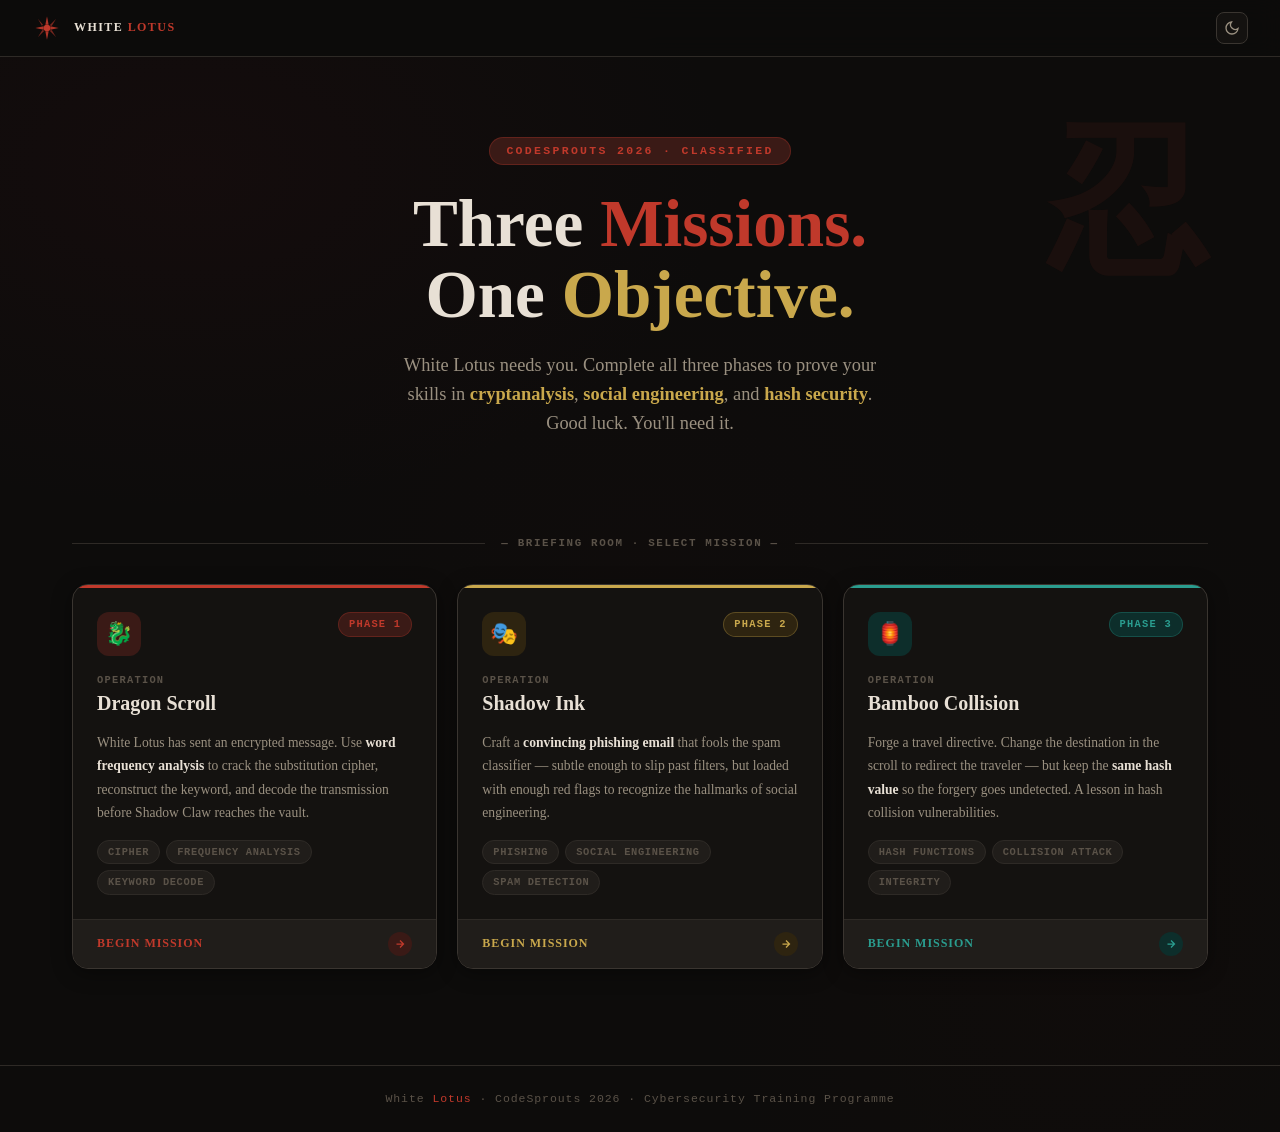
<file: index.html>
<!DOCTYPE html>
<html lang="en" data-theme="dark">
<head>
  <meta charset="UTF-8" />
  <meta name="viewport" content="width=device-width, initial-scale=1.0" />
  <title>White Lotus — Cybersecurity Challenges</title>
  <link href="https://api.fontshare.com/v2/css?f[]=cabinet-grotesk@400,500,700,800,900&f[]=jet-brains-mono@400,700&display=swap" rel="stylesheet" />
  <style>
    :root, [data-theme="dark"] {
      --color-bg:               #0d0c0b;
      --color-surface:          #141210;
      --color-surface-2:        #1a1714;
      --color-surface-offset:   #201d1a;
      --color-surface-dynamic:  #2a2622;
      --color-divider:          #2e2a26;
      --color-border:           #3a3530;
      --color-text:             #e8e0d5;
      --color-text-muted:       #9a9080;
      --color-text-faint:       #5a5248;
      --color-primary:          #c0392b;
      --color-primary-hover:    #e74c3c;
      --color-primary-highlight:#3a1a16;
      --color-gold:             #c9a84c;
      --color-gold-highlight:   #2e2410;
      --color-teal:             #2a9d8f;
      --color-teal-highlight:   #0d2e2b;
      --color-success:          #4a8c3f;

      --font-display:'Cabinet Grotesk','Georgia',serif;
      --font-mono:'JetBrains Mono','Courier New',monospace;
      --transition:180ms cubic-bezier(0.16,1,0.3,1);
    }

    [data-theme="light"] {
      --color-bg:#f5f0e8;
      --color-surface:#f9f5ed;
      --color-surface-2:#fdf9f3;
      --color-surface-offset:#ede8dc;
      --color-surface-dynamic:#e4ddd0;
      --color-divider:#d8d0c0;
      --color-border:#ccc4b0;
      --color-text:#1a1510;
      --color-text-muted:#6a6050;
      --color-text-faint:#a09080;
      --color-primary:#a02820;
      --color-primary-hover:#c0392b;
      --color-primary-highlight:#f0dcd8;
      --color-gold:#8a6820;
      --color-gold-highlight:#f5ead0;
      --color-teal:#1a7a6e;
      --color-teal-highlight:#d4f0ec;
    }

    *,*::before,*::after{box-sizing:border-box;margin:0;padding:0;}
    html{scroll-behavior:smooth;-webkit-font-smoothing:antialiased;}

    body {
      min-height:100dvh;
      font-family:var(--font-display);
      color:var(--color-text);
      background-color:var(--color-bg);
      line-height:1.6;
      background-image:
        radial-gradient(ellipse 70% 50% at 15% 15%, oklch(0.25 0.08 15/.14) 0%, transparent 60%),
        radial-gradient(ellipse 50% 70% at 85% 85%, oklch(0.2 0.05 30/.1) 0%, transparent 60%),
        radial-gradient(ellipse 40% 40% at 50% 50%, oklch(0.22 0.06 20/.06) 0%, transparent 70%);
    }

    img,svg{display:block;max-width:100%;}
    button{cursor:pointer;font-family:inherit;background:none;border:none;}
    :focus-visible{outline:2px solid var(--color-primary);outline-offset:3px;}
    ::-webkit-scrollbar{width:5px;}
    ::-webkit-scrollbar-track{background:var(--color-surface);}
    ::-webkit-scrollbar-thumb{background:var(--color-border);border-radius:9999px;}

    /* HEADER */
    .site-header {
      position:sticky;top:0;z-index:100;
      display:flex;align-items:center;justify-content:space-between;
      padding:0.75rem 2rem;
      background:oklch(from var(--color-bg) l c h/.92);
      backdrop-filter:blur(12px);
      border-bottom:1px solid var(--color-divider);
    }
    .logo{display:flex;align-items:center;gap:0.75rem;text-decoration:none;color:var(--color-text);}
    .logo-mark{width:30px;height:30px;color:var(--color-primary);flex-shrink:0;}
    .logo-text{font-size:0.75rem;font-weight:800;letter-spacing:0.12em;text-transform:uppercase;}
    .logo-text span{color:var(--color-primary);}
    .theme-toggle{
      width:32px;height:32px;display:flex;align-items:center;justify-content:center;
      border-radius:0.5rem;color:var(--color-text-muted);
      border:1px solid var(--color-border);background:var(--color-surface);
      transition:color var(--transition),background var(--transition);
    }
    .theme-toggle:hover{color:var(--color-text);background:var(--color-surface-offset);}

    /* HERO */
    .hero {
      max-width:1200px;margin:0 auto;
      padding:5rem 2rem 3rem;
      display:flex;flex-direction:column;align-items:center;
      text-align:center;
      position:relative;
    }

    .hero-eyebrow {
      font-family:var(--font-mono);
      font-size:0.72rem;font-weight:700;letter-spacing:0.2em;text-transform:uppercase;
      color:var(--color-primary);
      border:1px solid oklch(from var(--color-primary) l c h/.3);
      background:var(--color-primary-highlight);
      padding:4px 16px;border-radius:9999px;
      margin-bottom:1.5rem;
      animation:fade-up 0.6s ease both;
    }

    .hero-title {
      font-size:clamp(2.5rem, 4vw + 1rem, 5rem);
      font-weight:900;
      line-height:1.05;
      color:var(--color-text);
      margin-bottom:1.25rem;
      animation:fade-up 0.6s 0.1s ease both;
    }
    .hero-title .accent { color:var(--color-primary); }
    .hero-title .gold   { color:var(--color-gold); }

    .hero-desc {
      font-size:clamp(0.95rem, 1.5vw, 1.15rem);
      color:var(--color-text-muted);
      max-width:54ch;
      margin-bottom:3rem;
      animation:fade-up 0.6s 0.2s ease both;
    }
    .hero-desc strong{color:var(--color-gold);}

    /* Big decorative kanji */
    .hero-kanji {
      position:absolute;
      right:2rem;top:4rem;
      font-size:10rem;font-weight:900;
      color:oklch(from var(--color-primary) l c h/.08);
      pointer-events:none;user-select:none;
      line-height:1;
    }

    /* DIVIDER */
    .section-divider {
      max-width:1200px;margin:0 auto;
      padding:0 2rem;
      display:flex;align-items:center;gap:1rem;
      margin-bottom:2rem;
    }
    .section-divider::before,.section-divider::after{
      content:'';flex:1;height:1px;background:var(--color-divider);
    }
    .divider-label{
      font-family:var(--font-mono);
      font-size:0.68rem;font-weight:700;letter-spacing:0.15em;text-transform:uppercase;
      color:var(--color-text-faint);white-space:nowrap;
    }

    /* CHALLENGE CARDS */
    .challenges {
      max-width:1200px;margin:0 auto;
      padding:0 2rem 6rem;
      display:grid;
      grid-template-columns:repeat(3,1fr);
      gap:1.25rem;
    }

    .card {
      background:var(--color-surface);
      border:1px solid var(--color-border);
      border-radius:1rem;
      overflow:hidden;
      display:flex;flex-direction:column;
      box-shadow:0 4px 20px oklch(0 0 0/.4);
      text-decoration:none;color:inherit;
      transition:transform var(--transition), box-shadow var(--transition), border-color var(--transition);
      animation:fade-up 0.5s ease both;
      position:relative;
    }
    .card:nth-child(1){animation-delay:0.25s;}
    .card:nth-child(2){animation-delay:0.35s;}
    .card:nth-child(3){animation-delay:0.45s;}

    .card:hover {
      transform:translateY(-3px);
      box-shadow:0 12px 40px oklch(0 0 0/.55);
    }
    .card-1:hover{border-color:oklch(from var(--color-primary) l c h/.5);}
    .card-2:hover{border-color:oklch(from var(--color-gold) l c h/.5);}
    .card-3:hover{border-color:oklch(from var(--color-teal) l c h/.5);}

    /* Card top accent bar */
    .card-accent {
      height:3px;width:100%;
    }
    .card-1 .card-accent{background:var(--color-primary);}
    .card-2 .card-accent{background:var(--color-gold);}
    .card-3 .card-accent{background:var(--color-teal);}

    .card-inner{
      padding:1.5rem;
      flex:1;display:flex;flex-direction:column;gap:1rem;
    }

    .card-header{display:flex;align-items:flex-start;justify-content:space-between;gap:0.75rem;}

    .card-phase {
      font-family:var(--font-mono);
      font-size:0.65rem;font-weight:700;letter-spacing:0.12em;text-transform:uppercase;
      padding:3px 10px;border-radius:9999px;
      flex-shrink:0;
    }
    .card-1 .card-phase{background:var(--color-primary-highlight);color:var(--color-primary);border:1px solid oklch(from var(--color-primary) l c h/.3);}
    .card-2 .card-phase{background:var(--color-gold-highlight);color:var(--color-gold);border:1px solid oklch(from var(--color-gold) l c h/.3);}
    .card-3 .card-phase{background:var(--color-teal-highlight);color:var(--color-teal);border:1px solid oklch(from var(--color-teal) l c h/.3);}

    .card-icon-wrap {
      width:44px;height:44px;border-radius:0.75rem;
      display:flex;align-items:center;justify-content:center;
      font-size:1.4rem;flex-shrink:0;
    }
    .card-1 .card-icon-wrap{background:var(--color-primary-highlight);}
    .card-2 .card-icon-wrap{background:var(--color-gold-highlight);}
    .card-3 .card-icon-wrap{background:var(--color-teal-highlight);}

    .card-op-label {
      font-family:var(--font-mono);
      font-size:0.65rem;font-weight:700;letter-spacing:0.12em;text-transform:uppercase;
      color:var(--color-text-faint);
      margin-bottom:0.15rem;
    }
    .card-title {
      font-size:1.25rem;font-weight:900;
      color:var(--color-text);
      line-height:1.2;
    }
    .card-desc{
      font-size:0.85rem;color:var(--color-text-muted);
      line-height:1.7;flex:1;
    }
    .card-desc strong{color:var(--color-text);}

    /* Tags */
    .card-tags{display:flex;flex-wrap:wrap;gap:6px;margin-top:auto;}
    .tag{
      font-family:var(--font-mono);
      font-size:0.65rem;font-weight:700;letter-spacing:0.06em;text-transform:uppercase;
      padding:3px 10px;
      border-radius:9999px;
      background:var(--color-surface-offset);
      border:1px solid var(--color-divider);
      color:var(--color-text-faint);
    }

    /* CTA row at bottom of card */
    .card-cta {
      display:flex;align-items:center;justify-content:space-between;
      padding:0.75rem 1.5rem;
      background:var(--color-surface-offset);
      border-top:1px solid var(--color-divider);
      font-size:0.75rem;font-weight:700;letter-spacing:0.08em;text-transform:uppercase;
      transition:background var(--transition);
    }
    .card-1 .card-cta{color:var(--color-primary);}
    .card-2 .card-cta{color:var(--color-gold);}
    .card-3 .card-cta{color:var(--color-teal);}
    .card:hover .card-cta{background:var(--color-surface-dynamic);}

    .cta-arrow{
      width:24px;height:24px;border-radius:50%;
      display:flex;align-items:center;justify-content:center;
      transition:transform var(--transition);
    }
    .card-1 .cta-arrow{background:var(--color-primary-highlight);}
    .card-2 .cta-arrow{background:var(--color-gold-highlight);}
    .card-3 .cta-arrow{background:var(--color-teal-highlight);}
    .card:hover .cta-arrow{transform:translateX(3px);}

    /* FOOTER */
    .site-footer{
      border-top:1px solid var(--color-divider);
      padding:1.5rem 2rem;
      text-align:center;
      font-size:0.72rem;
      color:var(--color-text-faint);
      font-family:var(--font-mono);
      letter-spacing:0.08em;
    }
    .site-footer span{color:var(--color-primary);}

    /* ANIMATIONS */
    @keyframes fade-up {
      from{opacity:0;transform:translateY(18px);}
      to{opacity:1;transform:translateY(0);}
    }

    /* RESPONSIVE */
    @media(max-width:900px){
      .challenges{grid-template-columns:1fr;}
      .hero-kanji{display:none;}
      .hero{padding:3rem 1.5rem 2rem;}
      .challenges{padding:0 1.5rem 4rem;}
      .section-divider{padding:0 1.5rem;}
      .site-header{padding:0.75rem 1.5rem;}
    }
    @media(min-width:901px) and (max-width:1100px){
      .challenges{grid-template-columns:1fr 1fr;}
    }
  </style>
</head>
<body>

  <header class="site-header">
    <a href="#" class="logo">
      <svg class="logo-mark" viewBox="0 0 36 36" fill="none">
        <circle cx="18" cy="18" r="4" fill="currentColor"/>
        <path d="M18 4 L20 14 L18 14 L16 14 Z" fill="currentColor" opacity="0.9"/>
        <path d="M32 18 L22 20 L22 18 L22 16 Z" fill="currentColor" opacity="0.9"/>
        <path d="M18 32 L16 22 L18 22 L20 22 Z" fill="currentColor" opacity="0.9"/>
        <path d="M4 18 L14 16 L14 18 L14 20 Z" fill="currentColor" opacity="0.9"/>
        <path d="M7 7 L14.5 15.5 L13.1 14.1 L11.8 15.4 Z" fill="currentColor" opacity="0.6"/>
        <path d="M29 7 L21.5 14.5 L22.9 15.9 L24.2 14.6 Z" fill="currentColor" opacity="0.6"/>
        <path d="M29 29 L21.5 21.5 L22.9 20.1 L24.2 21.4 Z" fill="currentColor" opacity="0.6"/>
        <path d="M7 29 L14.5 21.5 L13.1 20.1 L11.8 21.4 Z" fill="currentColor" opacity="0.6"/>
      </svg>
      <span class="logo-text">White <span>Lotus</span></span>
    </a>
    <button class="theme-toggle" data-theme-toggle aria-label="Switch theme">
      <svg width="16" height="16" viewBox="0 0 24 24" fill="none" stroke="currentColor" stroke-width="2">
        <path d="M21 12.79A9 9 0 1 1 11.21 3 7 7 0 0 0 21 12.79z"/>
      </svg>
    </button>
  </header>

  <main>
    <section class="hero">
      <div class="hero-kanji" aria-hidden="true">忍</div>
      <div class="hero-eyebrow">CodeSprouts 2026 · Classified</div>
      <h1 class="hero-title">
        Three <span class="accent">Missions.</span><br>
        One <span class="gold">Objective.</span>
      </h1>
      <p class="hero-desc">
        White Lotus needs you. Complete all three phases to prove your skills in
        <strong>cryptanalysis</strong>, <strong>social engineering</strong>, and <strong>hash security</strong>.
        Good luck. You'll need it.
      </p>
    </section>

    <div class="section-divider">
      <span class="divider-label">— Briefing Room · Select Mission —</span>
    </div>

    <div class="challenges">

      <!-- Phase 1 -->
      <a class="card card-1" href="keyword_substitution_cipher/operation-dragon-scroll.html">
        <div class="card-accent"></div>
        <div class="card-inner">
          <div class="card-header">
            <div class="card-icon-wrap" aria-hidden="true">🐉</div>
            <span class="card-phase">Phase 1</span>
          </div>
          <div>
            <div class="card-op-label">Operation</div>
            <h2 class="card-title">Dragon Scroll</h2>
          </div>
          <p class="card-desc">
            White Lotus has sent an encrypted message. Use <strong>word frequency analysis</strong>
            to crack the substitution cipher, reconstruct the keyword, and decode the transmission
            before Shadow Claw reaches the vault.
          </p>
          <div class="card-tags">
            <span class="tag">Cipher</span>
            <span class="tag">Frequency Analysis</span>
            <span class="tag">Keyword Decode</span>
          </div>
        </div>
        <div class="card-cta">
          Begin mission
          <div class="cta-arrow">
            <svg width="12" height="12" viewBox="0 0 24 24" fill="none" stroke="currentColor" stroke-width="2.5">
              <path d="M5 12h14M12 5l7 7-7 7"/>
            </svg>
          </div>
        </div>
      </a>

      <!-- Phase 2 -->
      <a class="card card-2" href="phishing/phishing.html">
        <div class="card-accent"></div>
        <div class="card-inner">
          <div class="card-header">
            <div class="card-icon-wrap" aria-hidden="true">🎭</div>
            <span class="card-phase">Phase 2</span>
          </div>
          <div>
            <div class="card-op-label">Operation</div>
            <h2 class="card-title">Shadow Ink</h2>
          </div>
          <p class="card-desc">
            Craft a <strong>convincing phishing email</strong> that fools the spam classifier —
            subtle enough to slip past filters, but loaded with enough red flags to recognize the
            hallmarks of social engineering.
          </p>
          <div class="card-tags">
            <span class="tag">Phishing</span>
            <span class="tag">Social Engineering</span>
            <span class="tag">Spam Detection</span>
          </div>
        </div>
        <div class="card-cta">
          Begin mission
          <div class="cta-arrow">
            <svg width="12" height="12" viewBox="0 0 24 24" fill="none" stroke="currentColor" stroke-width="2.5">
              <path d="M5 12h14M12 5l7 7-7 7"/>
            </svg>
          </div>
        </div>
      </a>

      <!-- Phase 3 -->
      <a class="card card-3" href="hash-collision-package/hash-collision-scroll.html">
        <div class="card-accent"></div>
        <div class="card-inner">
          <div class="card-header">
            <div class="card-icon-wrap" aria-hidden="true">🏮</div>
            <span class="card-phase">Phase 3</span>
          </div>
          <div>
            <div class="card-op-label">Operation</div>
            <h2 class="card-title">Bamboo Collision</h2>
          </div>
          <p class="card-desc">
            Forge a travel directive. Change the destination in the scroll to redirect
            the traveler — but keep the <strong>same hash value</strong> so the forgery
            goes undetected. A lesson in hash collision vulnerabilities.
          </p>
          <div class="card-tags">
            <span class="tag">Hash Functions</span>
            <span class="tag">Collision Attack</span>
            <span class="tag">Integrity</span>
          </div>
        </div>
        <div class="card-cta">
          Begin mission
          <div class="cta-arrow">
            <svg width="12" height="12" viewBox="0 0 24 24" fill="none" stroke="currentColor" stroke-width="2.5">
              <path d="M5 12h14M12 5l7 7-7 7"/>
            </svg>
          </div>
        </div>
      </a>

    </div>
  </main>

  <footer class="site-footer">
    White <span>Lotus</span> · CodeSprouts 2026 · Cybersecurity Training Programme
  </footer>

  <script>
    (function(){
      const t = document.querySelector('[data-theme-toggle]');
      const r = document.documentElement;
      let theme = 'dark';
      r.setAttribute('data-theme', theme);
      t && t.addEventListener('click', () => {
        theme = theme === 'dark' ? 'light' : 'dark';
        r.setAttribute('data-theme', theme);
        t.innerHTML = theme === 'dark'
          ? `<svg width="16" height="16" viewBox="0 0 24 24" fill="none" stroke="currentColor" stroke-width="2"><path d="M21 12.79A9 9 0 1 1 11.21 3 7 7 0 0 0 21 12.79z"/></svg>`
          : `<svg width="16" height="16" viewBox="0 0 24 24" fill="none" stroke="currentColor" stroke-width="2"><circle cx="12" cy="12" r="5"/><path d="M12 1v2M12 21v2M4.22 4.22l1.42 1.42M18.36 18.36l1.42 1.42M1 12h2M21 12h2M4.22 19.78l1.42-1.42M18.36 5.64l1.42-1.42"/></svg>`;
      });
    })();
  </script>

</body>
</html>
</file>
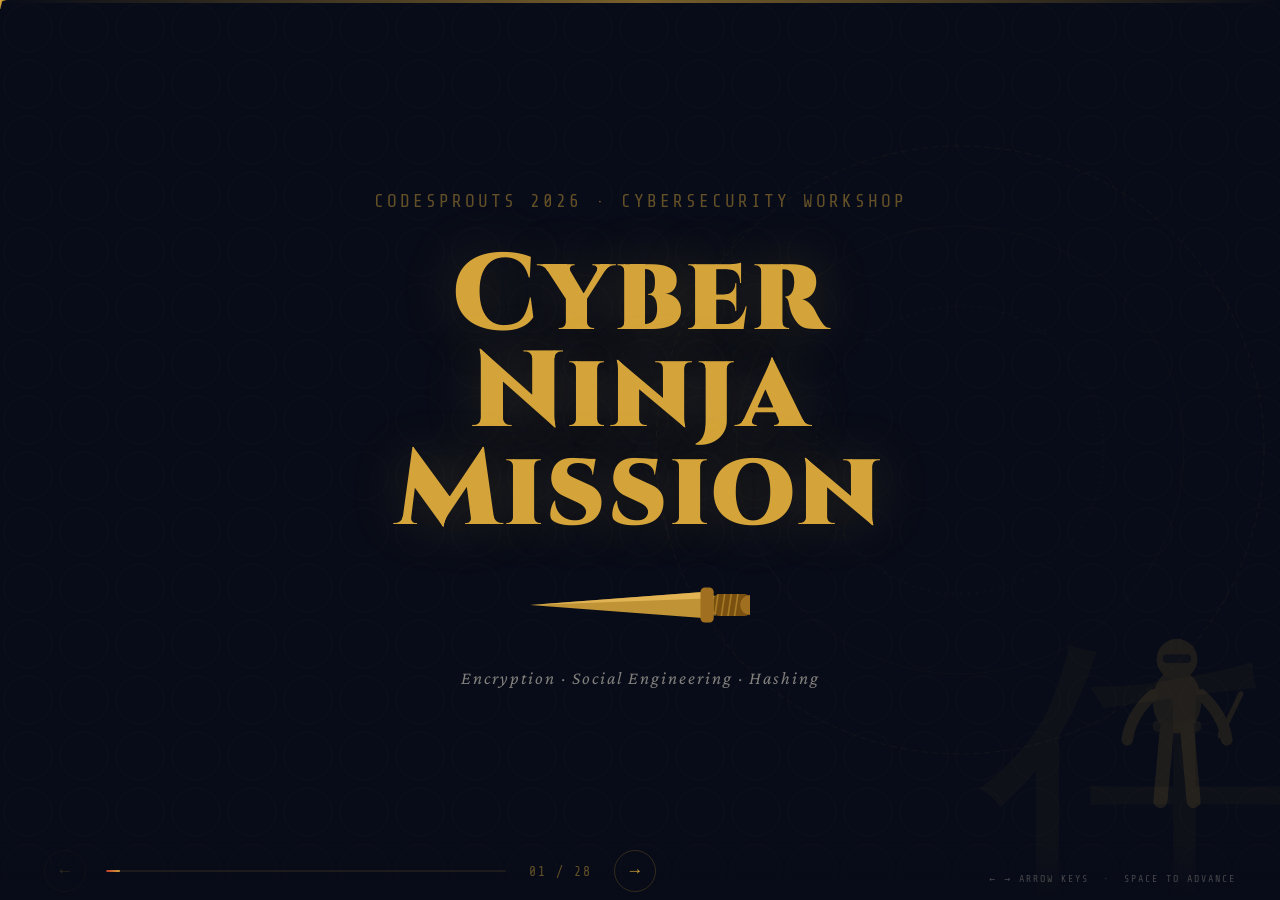
<file: cyber_ninja_mission.html>
<!DOCTYPE html>
<html lang="en">
<head>
<meta charset="UTF-8">
<meta name="viewport" content="width=device-width, initial-scale=1.0">
<title>Cyber Ninja Mission — CodeSprouts 2026</title>
<link href="https://fonts.googleapis.com/css2?family=Cinzel:wght@400;700;900&family=Crimson+Pro:ital,wght@0,300;0,400;0,600;1,300;1,400&family=Share+Tech+Mono&display=swap" rel="stylesheet">
<style>
*,*::before,*::after{box-sizing:border-box;margin:0;padding:0}
:root{
  --bg:#080c18;--bg2:#0a0f1e;--bg3:#0f1830;--mission-bg:#0a1020;
  --border:rgba(200,150,42,.22);--gold:#d4a43a;--gold-lt:#f0c060;
  --gold-dim:rgba(212,164,58,.45);--red:#c0392b;--red-lt:#e05548;
  --red-dim:rgba(192,57,43,.35);--text:#e8e0d0;
  --text-dim:rgba(232,224,208,.55);--text-faint:rgba(232,224,208,.28);
  --mono:'Share Tech Mono',monospace;--serif:'Crimson Pro',Georgia,serif;
  --display:'Cinzel',serif;
}
html,body{width:100%;height:100%;overflow:hidden;background:var(--bg);font-family:var(--serif);color:var(--text);cursor:none}
#cursor{position:fixed;pointer-events:none;z-index:9999;width:22px;height:22px;top:0;left:0;transform:translate(-50%,-50%)}
#deck{position:fixed;inset:0}
.slide{position:absolute;inset:0;width:100%;height:100%;display:flex;flex-direction:column;padding:50px 80px 70px;opacity:0;pointer-events:none;transition:opacity .55s ease,transform .55s ease;transform:translateX(50px);overflow:hidden;background:var(--bg)}
.slide::before{content:'';position:absolute;inset:0;z-index:0;background-image:url("data:image/svg+xml,%3Csvg width='56' height='56' viewBox='0 0 56 56' xmlns='http://www.w3.org/2000/svg'%3E%3Cellipse cx='28' cy='28' rx='24' ry='24' fill='none' stroke='%23d4a43a' stroke-width='0.4' stroke-opacity='0.06'/%3E%3C/svg%3E");pointer-events:none}
.slide::after{content:'';position:absolute;top:0;left:0;right:0;height:3px;background:linear-gradient(90deg,transparent,var(--gold),transparent);opacity:.55;z-index:2}
.slide.active{opacity:1;pointer-events:all;transform:translateX(0)}
.slide.exit{opacity:0;transform:translateX(-50px)}
.slide>*{position:relative;z-index:1}
.ninja-wm{position:absolute;right:28px;bottom:58px;z-index:0;pointer-events:none;opacity:.11}
.sn{position:absolute;bottom:20px;right:34px;font-family:var(--mono);font-size:12px;color:var(--text-faint);letter-spacing:2px;z-index:3}
.eyebrow{font-family:var(--mono);font-size:13px;letter-spacing:4px;text-transform:uppercase;color:var(--gold-dim);margin-bottom:16px}
.t-display{font-family:var(--display);font-weight:900;color:var(--gold);line-height:1.0;letter-spacing:.03em;text-shadow:0 0 60px rgba(212,164,58,.2)}
.t-section{font-family:var(--display);font-weight:700;font-size:62px;color:var(--gold);line-height:1.1;letter-spacing:.025em}
.t-slide{font-family:var(--display);font-weight:700;font-size:48px;color:var(--gold-lt);line-height:1.2;margin-bottom:26px;letter-spacing:.02em}
.t-number{font-family:var(--display);font-weight:900;font-size:160px;color:transparent;-webkit-text-stroke:1px var(--gold-dim);line-height:1;user-select:none;position:absolute;right:60px;top:30px;pointer-events:none;z-index:0}
p,li{font-size:22px;line-height:1.65;color:var(--text)}
.lead{font-size:26px;font-style:italic;line-height:1.6}
.dim{color:var(--text-dim)}.sm{font-size:18px}
.hl{color:var(--gold-lt);font-weight:600}.hlr{color:var(--red-lt);font-weight:600}
.mono-tag{font-family:var(--mono);font-size:.85em;background:rgba(212,164,58,.12);border:1px solid var(--border);padding:2px 8px;border-radius:4px;color:var(--gold-lt)}
.rule{height:1px;border:none;background:linear-gradient(90deg,transparent,var(--gold-dim),transparent);margin:20px 0}
.blist{list-style:none;display:flex;flex-direction:column;gap:14px}
.blist li{padding-left:30px;position:relative}
.blist li::before{content:'—';position:absolute;left:0;color:var(--gold);font-weight:700}
.blist li.sub{font-size:20px;color:var(--text-dim);padding-left:52px}
.blist li.sub::before{content:'·';left:30px;color:var(--gold-dim)}
.card{background:var(--bg3);border:1px solid var(--border);border-radius:10px;padding:28px 30px;transition:border-color .2s,background .2s}
.card:hover{border-color:var(--gold-dim);background:rgba(212,164,58,.04)}
.card h3{font-family:var(--display);font-size:19px;color:var(--gold);text-transform:uppercase;letter-spacing:.08em;margin-bottom:10px}
.card p{font-size:21px;color:var(--text-dim);line-height:1.6}
.cols2{display:grid;grid-template-columns:1fr 1fr;gap:22px;flex:1;align-items:start}
.cols3{display:grid;grid-template-columns:1fr 1fr 1fr;gap:18px;flex:1;align-items:start}
.duty-col{display:flex;flex-direction:column;align-items:center;text-align:center;gap:14px;padding:10px 0}
.duty-col .icon{font-size:56px;display:block}
.duty-col h3{font-family:var(--display);font-size:22px;color:var(--gold);text-transform:uppercase;letter-spacing:.07em;line-height:1.3}
.duty-col p{font-size:19px;color:var(--text-dim);max-width:280px}
.mission{background:var(--mission-bg);border:1px solid var(--border);border-top:2px solid var(--gold);border-radius:10px;padding:32px 36px;flex:1;display:flex;flex-direction:column;gap:18px}
.mission-step{display:flex;gap:18px;align-items:flex-start}
.mission-step .num{font-family:var(--mono);font-size:14px;color:var(--gold);letter-spacing:1px;min-width:30px;padding-top:4px}
.mission-step span{font-size:23px;line-height:1.55}
.good-luck{font-family:var(--display);font-size:28px;color:var(--gold);text-align:center;letter-spacing:.1em;margin-top:4px}
.term{background:#040908;border:1px solid rgba(212,164,58,.2);border-radius:8px;padding:22px 26px;font-family:var(--mono);font-size:15px;line-height:1.75;color:#a8c890;overflow:auto;flex:1;position:relative}
.term::before{content:'● TRANSMISSION  ✓ DECODED';display:block;color:rgba(212,164,58,.4);font-size:10px;letter-spacing:3px;margin-bottom:14px;padding-bottom:12px;border-bottom:1px solid rgba(212,164,58,.1)}
.term .tg{color:var(--gold-lt)}.term .tr{color:var(--red-lt)}
.scanline{position:absolute;top:0;left:0;right:0;height:2px;background:rgba(168,200,144,.1);animation:scan 5s linear infinite;pointer-events:none}
@keyframes scan{from{transform:translateY(0)}to{transform:translateY(100vh)}}
.cipher-wrap{display:flex;flex-direction:column;gap:5px}
.cipher-row{display:flex;gap:4px}
.c-cell{width:44px;height:44px;display:flex;align-items:center;justify-content:center;font-family:var(--mono);font-size:28px;font-weight:700;border-radius:5px;transition:all .2s}
.c-plain{background:rgba(212,164,58,.12);color:var(--gold-lt);border:1px solid rgba(212,164,58,.25)}
.c-encoded{background:rgba(192,57,43,.18);color:#f0a090;border:1px solid rgba(192,57,43,.3)}
.c-kw{background:rgba(46,160,80,.2);color:#80d890;border:1px solid rgba(46,160,80,.35)}
.c-cell.lit{transform:scale(1.18);z-index:2;background:var(--gold)!important;color:var(--bg)!important;border-color:var(--gold)!important;box-shadow:0 0 14px rgba(212,164,58,.5)}
.irow{display:flex;gap:10px;align-items:center;margin:12px 0}
.iinput{background:var(--bg3);border:1px solid var(--border);border-radius:6px;padding:11px 16px;color:var(--gold-lt);font-family:var(--mono);font-size:19px;letter-spacing:2px;text-transform:uppercase;outline:none;width:250px;transition:border-color .2s}
.iinput:focus{border-color:var(--gold)}
.ibtn{background:rgba(212,164,58,.14);border:1px solid var(--border);border-radius:6px;padding:11px 22px;color:var(--gold);font-family:var(--mono);font-size:14px;letter-spacing:2px;cursor:none;transition:all .2s;white-space:nowrap}
.ibtn:hover{background:rgba(212,164,58,.28);border-color:var(--gold)}
.iresult{font-family:var(--mono);font-size:22px;font-weight:700;color:#80d890;letter-spacing:3px;min-height:30px}
.hrow{display:flex;gap:12px;flex-wrap:wrap;margin-top:10px}
.hbox{background:var(--bg3);border:1px solid var(--border);border-radius:7px;padding:12px 20px;font-family:var(--mono);font-size:17px}
.hbox label{color:var(--gold-dim);font-size:11px;display:block;letter-spacing:1px;margin-bottom:3px}
.hbox span{color:#80d890}
.hflow{display:flex;align-items:center;gap:14px;margin:12px 0;flex-wrap:wrap}
.hf-box{background:var(--bg3);border:1px solid var(--border);border-radius:7px;padding:14px 22px;font-family:var(--mono);font-size:18px;color:var(--gold-lt);text-align:center}
.hf-fn{border-color:rgba(100,120,200,.3);color:var(--text-dim);cursor:none;transition:all .25s}
.hf-fn:hover{background:rgba(100,120,200,.15);border-color:rgba(100,120,200,.6);color:var(--text)}
.hf-out{border-color:var(--red-dim);transition:opacity .5s}
.hf-out span{color:var(--red-lt)}
.hf-arrow{color:var(--gold-dim);font-size:26px}
.phish-grid{display:grid;grid-template-columns:1fr 1fr;gap:14px;flex:1}
.phish-item{display:flex;gap:16px;align-items:center;background:var(--bg3);border:1px solid var(--border);border-radius:10px;padding:20px 24px;min-height:100px;transition:border-color .2s}
.phish-item:hover{border-color:var(--gold-dim)}
.phish-n{font-family:var(--display);font-size:30px;font-weight:700;color:var(--gold);min-width:38px;line-height:1}
.phish-lbl{font-family:var(--display);font-size:15px;text-transform:uppercase;letter-spacing:.08em;color:var(--gold-lt);margin-bottom:5px}
.phish-desc{font-size:18px;color:var(--text-dim);line-height:1.5}
.qopts{display:flex;flex-direction:column;gap:9px;margin-top:12px}
.qopt{background:var(--bg3);border:1px solid var(--border);border-radius:8px;padding:14px 24px;font-size:21px;color:var(--text);cursor:none;transition:all .2s;text-align:left;width:100%;font-family:var(--serif)}
.qopt:hover{border-color:var(--gold-dim);background:rgba(212,164,58,.07)}
.qopt:disabled{cursor:none}
.qopt.correct{border-color:#56d364;background:rgba(46,160,67,.15);color:#56d364}
.qopt.wrong{border-color:var(--red-lt);background:rgba(192,57,43,.12);color:var(--red-lt)}
.qfb{font-family:var(--mono);font-size:15px;margin-top:9px;min-height:22px;letter-spacing:1px}
.bg-kanji{position:absolute;pointer-events:none;user-select:none;font-family:serif;font-size:320px;line-height:1;color:var(--gold);opacity:.03;right:-20px;bottom:-50px;z-index:0}
.end-glow{position:absolute;border-radius:50%;background:radial-gradient(circle,rgba(212,164,58,.12) 0%,transparent 70%);pointer-events:none;z-index:0;animation:gpulse 3.5s ease-in-out infinite}
@keyframes gpulse{0%,100%{opacity:.5}50%{opacity:1}}
@keyframes fade-up{from{opacity:0;transform:translateY(18px)}to{opacity:1;transform:translateY(0)}}
.slide.active .ani{animation:fade-up .45s ease both}
.slide.active .ani:nth-child(1){animation-delay:.04s}
.slide.active .ani:nth-child(2){animation-delay:.12s}
.slide.active .ani:nth-child(3){animation-delay:.20s}
.slide.active .ani:nth-child(4){animation-delay:.28s}
.slide.active .ani:nth-child(5){animation-delay:.36s}
.slide.active .ani:nth-child(6){animation-delay:.44s}
.slide.active .ani:nth-child(7){animation-delay:.52s}
.fc-box{background:var(--bg3);border:2px solid var(--border);border-radius:10px;padding:18px 24px;font-family:var(--mono);font-size:17px;color:var(--gold-lt);text-align:center;cursor:none;transition:all .25s;min-width:190px;line-height:1.4}
.fc-box:hover{border-color:var(--gold);background:rgba(212,164,58,.1);transform:translateY(-3px);box-shadow:0 6px 20px rgba(212,164,58,.2)}
.fc-box.active-step{border-color:var(--gold-lt);background:rgba(212,164,58,.18);box-shadow:0 0 20px rgba(212,164,58,.35)}
.fc-box.done-step{border-color:#56d364;background:rgba(46,160,67,.12);color:#80d890}
.fc-arrow{font-size:28px;color:var(--gold-dim);padding:0 4px;flex-shrink:0}
.fc-num{display:block;font-size:11px;color:var(--gold-dim);letter-spacing:2px;margin-bottom:6px}
.fc-detail{display:none;font-size:14px;color:var(--text-dim);margin-top:8px;line-height:1.5;border-top:1px solid var(--border);padding-top:8px}
.fc-box.active-step .fc-detail{display:block}
#nav{position:fixed;bottom:0;left:0;right:0;height:58px;z-index:100;display:flex;align-items:center;padding:0 44px;gap:20px;background:linear-gradient(transparent,rgba(8,12,24,.96))}
.nbtn{width:42px;height:42px;border-radius:50%;background:transparent;border:1px solid var(--border);color:var(--gold);font-size:17px;cursor:none;display:flex;align-items:center;justify-content:center;transition:all .2s;outline:none}
.nbtn:hover{background:rgba(212,164,58,.12);border-color:var(--gold)}
.nbtn:disabled{opacity:.2;pointer-events:none}
#pbar{flex:1;height:2px;background:rgba(212,164,58,.1);border-radius:2px;overflow:hidden;max-width:400px}
#pfill{height:100%;background:linear-gradient(90deg,var(--red),var(--gold));border-radius:2px;transition:width .4s ease}
#counter{font-family:var(--mono);font-size:13px;color:var(--gold-dim);letter-spacing:2px;min-width:68px;text-align:center}
#hint{position:fixed;bottom:16px;right:44px;font-family:var(--mono);font-size:10px;color:var(--text-faint);letter-spacing:2px;pointer-events:none;z-index:101}
</style>
</head>
<body>
<div id="cursor"><svg viewBox="0 0 22 22" fill="none"><path d="M4 2 L11 20 L13 12 L20 10 Z" fill="#d4a43a" stroke="#d4a43a" stroke-width=".4"/></svg></div>

<svg width="0" height="0" style="position:absolute">
<defs>
<symbol id="nw" viewBox="0 0 100 180">
  <ellipse cx="50" cy="70" rx="19" ry="25" fill="currentColor" opacity=".9"/>
  <circle cx="50" cy="37" r="16" fill="currentColor"/>
  <rect x="39" y="33" width="22" height="7" rx="3" fill="#080c18" opacity=".7"/>
  <path d="M31 65 Q14 80 11 100" stroke="currentColor" stroke-width="9" stroke-linecap="round" fill="none"/>
  <path d="M69 65 Q86 80 89 100" stroke="currentColor" stroke-width="9" stroke-linecap="round" fill="none"/>
  <line x1="85" y1="95" x2="100" y2="64" stroke="currentColor" stroke-width="4" stroke-linecap="round"/>
  <rect x="82" y="93" width="9" height="6" rx="2" fill="currentColor"/>
  <path d="M42 92 L37 148" stroke="currentColor" stroke-width="11" stroke-linecap="round" fill="none"/>
  <path d="M58 92 L63 148" stroke="currentColor" stroke-width="11" stroke-linecap="round" fill="none"/>
  <rect x="31" y="85" width="38" height="9" rx="4" fill="currentColor" opacity=".6"/>
</symbol>
<symbol id="blade" viewBox="0 0 200 60">
  <polygon points="0,30 160,18 185,30 160,42" fill="#d4a43a" opacity=".9"/>
  <polygon points="0,30 160,18 160,24" fill="#f0c060" opacity=".7"/>
  <rect x="155" y="14" width="12" height="32" rx="4" fill="#a07020"/>
  <rect x="167" y="20" width="33" height="20" rx="5" fill="#7a5010"/>
  <line x1="171" y1="20" x2="168" y2="40" stroke="#d4a43a" stroke-width="1.5" opacity=".5"/>
  <line x1="177" y1="20" x2="174" y2="40" stroke="#d4a43a" stroke-width="1.5" opacity=".5"/>
  <line x1="183" y1="20" x2="180" y2="40" stroke="#d4a43a" stroke-width="1.5" opacity=".5"/>
  <line x1="189" y1="20" x2="186" y2="40" stroke="#d4a43a" stroke-width="1.5" opacity=".5"/>
  <circle cx="200" cy="30" r="9" fill="#a07020"/>
</symbol>
</defs>
</svg>

<div id="deck">

<!-- P01 TITLE -->
<div class="slide active" data-i="0">
  <div class="bg-kanji">任</div>
  <svg style="position:absolute;inset:0;width:100%;height:100%;opacity:.07;pointer-events:none;z-index:0" viewBox="0 0 1600 900">
    <circle cx="1200" cy="450" r="380" fill="none" stroke="#d4a43a" stroke-width="1" stroke-dasharray="8 5"/>
    <circle cx="1200" cy="450" r="280" fill="none" stroke="#d4a43a" stroke-width=".5"/>
    <circle cx="1200" cy="450" r="180" fill="none" stroke="#d4a43a" stroke-width="1" stroke-dasharray="3 7"/>
  </svg>
  <svg class="ninja-wm" width="150" height="230"><use href="#nw" width="150" height="230" color="#d4a43a"/></svg>
  <div style="display:flex;flex-direction:column;justify-content:center;align-items:center;height:100%;gap:16px;text-align:center">
    <p class="eyebrow ani" style="font-size:18px;letter-spacing:3px">CodeSprouts 2026 · Cybersecurity Workshop</p>
    <h1 class="t-display ani" style="font-size:108px;line-height:.9">Cyber<br>Ninja<br>Mission</h1>
    <div class="ani" style="margin:16px 0 10px;display:flex;justify-content:center">
      <svg width="220" height="66" viewBox="0 0 200 60"><use href="#blade" width="200" height="60"/></svg>
    </div>
    <p class="ani dim sm" style="font-style:italic;letter-spacing:2px">Encryption · Social Engineering · Hashing</p>
  </div>
</div>

<!-- P02 SOMETHING IS AMISS -->
<div class="slide" data-i="1">
  <div class="bg-kanji">任</div>
  <div class="t-number" style="opacity:.07">白</div>
  <div class="end-glow" style="width:550px;height:550px;top:50%;left:45%;transform:translate(-50%,-50%)"></div>
  <svg class="ninja-wm" width="150" height="230"><use href="#nw" width="150" height="230" color="#d4a43a"/></svg>
  <div style="display:flex;flex-direction:column;justify-content:center;height:100%;gap:20px">
    <h2 class="t-section ani" style="font-size:68px">Something is Amiss<br>in White Lotus Village</h2>
    <p class="lead ani dim" style="font-size:31px">The mission begins…</p>
  </div>
</div>

<!-- P03 BACKSTORY -->
<div class="slide" data-i="2">
  <div class="bg-kanji">龍</div>
  <svg class="ninja-wm" width="140" height="215"><use href="#nw" width="140" height="215" color="#d4a43a"/></svg>
  <h2 class="t-slide ani">There is tension in the air…</h2>
  <div style="display:flex;flex-direction:column;gap:22px;flex:1;justify-content:space-evenly;padding-top:20px;padding-bottom:20px;max-width:75vw;">
    <p class="ani" style="font-size:32px">The <span class="hl">White Lotus clan</span>, the ninja group of justice, has just received some concerning intel:</p>
    <p class="ani" style="font-size:32px">The evil <span class="hlr">Shadow Claw clan</span> is scheming to steal <span class="hl">The Dragon Scroll</span> from one of the White Lotus vaults.</p>
    <p class="ani dim" style="font-size:28px">The Dragon Scroll contains directions to the <em>Fountain of Eternal Youth</em> — entrusted to White Lotus because anyone else would misuse it.</p>
    <p class="ani" style="font-size:32px">To foil these evil schemes, White Lotus has a ninja working undercover in Shadow Claw: <span class="hl">Ghost Needle</span>.</p>
  </div>
</div>

<!-- P04 YOU ARE GHOST NEEDLE -->
<div class="slide" data-i="3">
  <div class="bg-kanji">任</div>
  <div class="end-glow" style="width:650px;height:650px;top:50%;left:50%;transform:translate(-50%,-50%)"></div>
  <svg class="ninja-wm" width="155" height="235" style="opacity:.13"><use href="#nw" width="155" height="235" color="#d4a43a"/></svg>
  <div style="display:flex;flex-direction:column;align-items:center;justify-content:center;height:100%;gap:20px;text-align:center">
    <h2 class="t-section ani" style="font-size:72px">You are<br><span style="color:var(--gold-lt)">Ghost Needle.</span></h2>
    <hr class="rule ani" style="width:240px">
    <p class="lead ani dim" style="font-size:36px">The safety of the Dragon Scroll<br>is in your hands.</p>
  </div>
</div>

<!-- P05 DUTIES x3 -->
<div class="slide" data-i="4">
  <div class="bg-kanji">任</div>
  <svg class="ninja-wm" width="140" height="215"><use href="#nw" width="140" height="215" color="#d4a43a"/></svg>
  <div style="display:flex;flex-direction:column;flex:1;justify-content:center;align-items:center;gap:40px;padding:0 60px">
    <h2 class="t-slide ani">Your Duties</h2>
    <div style="display:flex;flex-direction:row;gap:40px;align-items:flex-start;justify-content:center;width:100%">
      <div class="duty-col ani" style="flex:1;display:flex;flex-direction:column;align-items:center;text-align:center;gap:14px;max-width:33%">
        <div style="width:100px;height:100px;border-radius:50%;background:rgba(192,57,43,.25);border:2px solid rgba(192,57,43,.5);display:flex;align-items:center;justify-content:center;font-size:48px;flex-shrink:0">📡</div>
        <h3 style="font-size:32px;margin:0;line-height:1.2">Watch for White Lotus</h3>
        <p style="font-size:24px;margin:0;line-height:1.4">Stay alert for encrypted messages from headquarters</p>
      </div>
      <div class="duty-col ani" style="flex:1;display:flex;flex-direction:column;align-items:center;text-align:center;gap:14px;max-width:33%">
        <div style="width:100px;height:100px;border-radius:50%;background:rgba(192,57,43,.25);border:2px solid rgba(192,57,43,.5);display:flex;align-items:center;justify-content:center;font-size:48px;flex-shrink:0">🏯</div>
        <h3 style="font-size:32px;margin:0;line-height:1.2">Protect the Dragon Scroll</h3>
        <p style="font-size:24px;margin:0;line-height:1.4">Keep Yang Vault location secret at all costs</p>
      </div>
      <div class="duty-col ani" style="flex:1;display:flex;flex-direction:column;align-items:center;text-align:center;gap:14px;max-width:33%">
        <div style="width:100px;height:100px;border-radius:50%;background:rgba(192,57,43,.25);border:2px solid rgba(192,57,43,.5);display:flex;align-items:center;justify-content:center;font-size:48px;flex-shrink:0">📜</div>
        <h3 style="font-size:32px;margin:0;line-height:1.2">Give Shadow Claw a Fake Scroll</h3>
        <p style="font-size:24px;margin:0;line-height:1.4">Plant a forgery and lead them astray</p>
      </div>
    </div>
  </div>
</div>

<!-- P06 SECTION 01 -->
<div class="slide" data-i="5">
  <div class="bg-kanji">任</div>
  <div class="t-number">01</div>
  <svg class="ninja-wm" width="150" height="230"><use href="#nw" width="150" height="230" color="#d4a43a"/></svg>
  <div style="display:flex;flex-direction:column;justify-content:center;height:100%;gap:18px">
    <p class="eyebrow ani" style="font-size:23px">Chapter One</p>
    <h2 class="t-section ani">Ghost Needle's<br>Secret Briefing</h2>
    <p class="lead ani dim" style="font-size:36px">A message arrives… but something's wrong</p>
  </div>
</div>

<!-- P07 ENCRYPTED MESSAGE -->
<div class="slide" data-i="6">
  <div class="bg-kanji">任</div>
  <svg class="ninja-wm" width="130" height="200" style="bottom:72px"><use href="#nw" width="130" height="200" color="#d4a43a"/></svg>
  <div style="display:flex;justify-content:space-between;align-items:baseline;margin-bottom:64px">
    <h2 class="t-slide ani" style="margin-top:20px;font-size:34px">You receive a message from White Lotus…</h2>
    <span class="ani" style="font-family:var(--mono);font-size:12px;color:var(--gold-dim);letter-spacing:2px">INCOMING</span>
  </div>
  <div class="term ani" style="flex:1;font-size:20px;overflow:hidden;">
    <div class="scanline"></div>
    ENJPQ GIIRDI, <span class="tg">QNAP AP WNAQI DJQTP.</span> IXIUTQI JORIO ZIOJ JG QNI KJTOQIIGQN.<br><br>
    PNSRJW UDSW NSP UJGKAOFIR LDSGP QJ OSAR YSGE VSTDQ. YJTO BJH: RJ GJQ DIQ QNIF OISUN AQ.<br><br>
    OIRAOIUQ QNI PMTSR QJ YAG VSTDQ SQ <span class="tg">13</span> LSDI FJJG SDDIY, PIUQJO 2, ISPQ RAPQOAUQ, EOAR OIK <span class="tg">84-M.</span><br><br>
    <span class="tr">QOTPQ ZIOJ LIJLDI AGPARI PNSRJW UDSW.</span> QNI ROSEJG PUOJDD FTPQ OIFSAG AG YSGE VSTDQ.<br><br>
    <span class="tg">WNAQI DJQTP JTQ.</span>
  </div>
  <p class="ani" style="margin-top:64px;margin-bottom:40px;align-self:flex-end;font-size:34px;color:var(--gold-lt)">…but these words don't seem to have any immediate meaning!</p>
</div>

<!-- P08 ENCRYPTION CONCEPT -->
<div class="slide" data-i="7">
  <div class="bg-kanji">任</div>
  <svg class="ninja-wm" width="140" height="215"><use href="#nw" width="140" height="215" color="#d4a43a"/></svg>
  <h2 class="t-slide ani">Encryption</h2>
  <div style="flex:1;display:flex;flex-direction:column;justify-content:center;gap:22px;max-width:820px;padding-bottom:48px">
    <div class="ani" style="display:flex;flex-direction:column;gap:8px">
      <p style="font-size:26px"><span class="hl">Encryption</span> is the process of converting a message into a secret form so that only authorised people can read it.</p>
      <p style="font-size:22px;color:var(--text-dim)">A code could replace one word with another, swap sentences around, or rearrange individual letters.</p>
    </div>
    <hr class="rule ani" style="width:340px">
    <div class="ani" style="display:flex;flex-direction:column;gap:8px">
      <p style="font-size:26px">A <span class="hl">cipher</span> is a specific type of encryption that works at the letter level, substituting or rearranging each character according to a fixed rule.</p>
      <p style="font-size:22px;color:var(--text-dim)">For example: every <span class="mono-tag">A</span> becomes <span class="mono-tag">K</span>, every <span class="mono-tag">B</span> becomes <span class="mono-tag">E</span> … and so on.</p>
    </div>
    <hr class="rule ani" style="width:340px">
    <div class="ani" style="display:flex;gap:18px;align-items:flex-start;background:rgba(192,57,43,.08);border:1px solid var(--red-dim);border-radius:10px;padding:24px 28px">
      <span style="font-size:34px;flex-shrink:0">📡</span>
      <p style="font-size:26px;line-height:1.6">White Lotus just sent you an encrypted message. Right now it looks like complete gibberish. <span class="hl">Let's learn how to crack it.</span></p>
    </div>
  </div>
</div>

<!-- P09 HOW TO READ — interactive flowchart -->
<div class="slide" data-i="8">
  <div class="bg-kanji">任</div>
  <svg class="ninja-wm" width="130" height="200" style="bottom:72px"><use href="#nw" width="130" height="200" color="#d4a43a"/></svg>
  <h2 class="t-slide ani">Let's learn how to read this encryption!</h2>
  <div style="flex:1;display:flex;flex-direction:column;gap:14px;overflow:hidden">
    <p class="ani" style="font-size:20px;color:var(--text-dim)">There are many ways to encrypt a message. This one is a <span class="hl">keyword substitution cipher</span>. Click each step:</p>
    <div style="display:flex;align-items:center;gap:0;flex-wrap:wrap;justify-content:center" class="ani">
      <div class="fc-box" id="fc1" onclick="fcClick(1)" style="min-width:220px;font-size:18px;min-height:110px;display:flex;flex-direction:column;justify-content:center;align-items:center"><span class="fc-num">STEP 1</span>Write down the alphabet</div>
      <div class="fc-arrow">→</div>
      <div class="fc-box" id="fc2" onclick="fcClick(2)" style="min-width:240px;font-size:18px;min-height:110px;display:flex;flex-direction:column;justify-content:center;align-items:center"><span class="fc-num">STEP 2</span>Write keyword below<br><span style="font-size:14px;color:var(--text-dim)">(omit duplicate letters)</span></div>
      <div class="fc-arrow">→</div>
      <div class="fc-box" id="fc3" onclick="fcClick(3)" style="min-width:240px;font-size:18px;min-height:110px;display:flex;flex-direction:column;justify-content:center;align-items:center"><span class="fc-num">STEP 3</span>Fill remaining unused letters</div>
    </div>
    <div class="ani">
      <p style="font-family:var(--mono);font-size:15px;letter-spacing:3px;color:var(--gold-lt);margin-bottom:8px;font-weight:700">FULL CIPHER TABLE (keyword: KEYWORD):</p>
      <div id="cipherDemo" class="cipher-wrap"></div>
    </div>
  </div>
</div>

<!-- P10 INTERACTIVE CIPHER -->
<div class="slide" data-i="9">
  <div class="bg-kanji">任</div>
  <svg class="ninja-wm" width="140" height="215"><use href="#nw" width="140" height="215" color="#d4a43a"/></svg>
  <h2 class="t-slide ani">Try it — Encrypt Your Own Word!</h2>
  <div class="ani" style="margin-bottom:12px">
    <p style="font-size:31px;margin-bottom:12px">Using keyword <span class="mono-tag">KEYWORD</span>, encrypt any word:</p>
    <div class="irow">
      <input class="iinput" id="encInp" maxlength="12" placeholder="TYPE A WORD" spellcheck="false">
      <!-- <button class="ibtn" onclick="doEncrypt()">ENCRYPT ↯</button> -->
      <button class="ibtn" id="clearBtn" style="opacity:.25;pointer-events:none" onclick="clearEnc()">CLEAR</button>
    </div>
    <div class="iresult" id="encOut"></div>
  </div>
  <div class="ani" style="flex:1;overflow:hidden">
    <div id="cipherLive" class="cipher-wrap" style="transform:scale(.96);transform-origin:top left"></div>
  </div>
</div>

<!-- P11 MISSION 1 -->
<div class="slide" data-i="10" style="background:#050c16">
  <div class="bg-kanji">任</div>
  <svg class="ninja-wm" width="148" height="225"><use href="#nw" width="148" height="225" color="#d4a43a"/></svg>
  <h2 class="t-slide ani">Your Mission</h2>
  <div class="mission" style="background:#030810">
    <div class="mission-step ani"><span style="font-size:40px" class="num">01.</span><span style="font-size:40px">Click on the challenge link.</span></div>
    <div class="mission-step ani"><span style="font-size:40px" class="num">02.</span><span style="font-size:40px"><strong>Decrypt the message</strong> using all the information available to you.</span></div>
    <div class="mission-step ani"><span style="font-size:40px" class="num">03.</span><span style="font-size:40px">If you feel stuck or confused, ask us for help!</span></div>
    <hr class="rule" style="margin:8px 0;opacity:.35">
    <div class="good-luck ani">Good luck, Ghost Needle!</div>
  </div>
</div>

<!-- P12 SECTION 02 -->
<div class="slide" data-i="11">
  <div class="bg-kanji">任</div>
  <div class="t-number">02</div>
  <svg class="ninja-wm" width="150" height="230"><use href="#nw" width="150" height="230" color="#d4a43a"/></svg>
  <div style="display:flex;flex-direction:column;justify-content:center;height:100%;gap:18px">
    <p class="eyebrow ani" style="font-size:23px">Chapter Two</p>
    <h2 class="t-section ani">Red Fang, Raiders,<br>and a Wild Goose Chase</h2>
    <p class="lead ani dim" style="font-size:36px">Time to play pretend…</p>
  </div>
</div>

<!-- P13 DECRYPTED MESSAGE -->
<div class="slide" data-i="12">
  <div class="bg-kanji">任</div>
  <svg class="ninja-wm" width="130" height="200" style="bottom:72px"><use href="#nw" width="130" height="200" color="#d4a43a"/></svg>
  <div style="display:flex;justify-content:space-between;align-items:baseline;margin-bottom:12px">
    <h2 class="t-slide ani" style="margin-bottom:0;font-size:40px">Your next instructions are clear…</h2>
    <span class="ani" style="font-family:var(--mono);font-size:14px;color:#80d890;letter-spacing:2px">✓ DECRYPTED</span>
  </div>
  <div class="term ani" style="max-height:520px;overflow:auto;font-size:28px">
    <div class="scanline"></div>
    <span class="tg">GHOST NEEDLE, THIS IS WHITE LOTUS.</span> EXECUTE ORDER ZERO ON THE FOURTEENTH.<br><br>
    SHADOW CLAW HAS CONFIRMED PLANS TO RAID <span class="tg">YANG VAULT.</span> YOUR JOB: DO NOT LET THEM REACH IT.<br><br>
    REDIRECT THE SQUAD TO <span class="tg">YIN VAULT</span> AT 13 PALE MOON ALLEY, SECTOR 2, EAST DISTRICT, GRID REF 84-Q. WE WILL PLANT A FAKE SCROLL INSIDE.<br><br>
    <span class="tr">TRUST ZERO PEOPLE INSIDE SHADOW CLAW.</span> THE DRAGON SCROLL MUST REMAIN IN YANG VAULT. <span class="tr">NO EXCEPTIONS.</span> — WHITE LOTUS OUT.
  </div>
  <p class="ani" style="margin-top:24px;font-size:35px;color:var(--gold-lt)">…send the Shadow Claw Raiders on a wild goose chase!</p>
</div>

<!-- P14 DUTIES ch2 -->
<div class="slide" data-i="13">
  <div class="bg-kanji">任</div>
  <svg class="ninja-wm" width="140" height="215"><use href="#nw" width="140" height="215" color="#d4a43a"/></svg>
  <h2 class="t-slide ani">Your Duties</h2>
  <div style="flex:1;display:flex;flex-direction:column;align-items:center;justify-content:center;gap:48px;padding:0 60px">
    <div class="ani" style="display:flex;flex-direction:column;align-items:center;gap:12px;width:100%;max-width:860px;text-align:center">
      <div style="width:76px;height:76px;border-radius:50%;background:rgba(192,57,43,.25);border:2px solid rgba(192,57,43,.5);display:flex;align-items:center;justify-content:center;font-size:36px;flex-shrink:0">🥷</div>
      <h3 style="font-family:var(--display);font-size:28px;color:var(--gold);text-transform:uppercase;letter-spacing:.07em;white-space:nowrap">Impersonate Red Fang</h3>
      <p style="font-size:32px;color:var(--text-dim);white-space:nowrap">Convincingly pretend to be <span class="hl">Red Fang</span>, the leader of Shadow Claw, and issue new orders to his ninjas.</p>
    </div>
    <div class="ani" style="display:flex;flex-direction:column;align-items:center;gap:12px;width:100%;max-width:860px;text-align:center">
      <div style="width:76px;height:76px;border-radius:50%;background:rgba(192,57,43,.25);border:2px solid rgba(192,57,43,.5);display:flex;align-items:center;justify-content:center;font-size:36px;flex-shrink:0">📨</div>
      <h3 style="font-family:var(--display);font-size:28px;color:var(--gold);text-transform:uppercase;letter-spacing:.07em;white-space:nowrap">Write the Misdirection Email</h3>
      <p style="font-size:32px;color:var(--text-dim);white-space:nowrap">Compose an email sending Shadow Claw Ninjas to <span class="hl">Yin Vault</span> — away from the real Dragon Scroll.</p>
    </div>
  </div>
</div>

<!-- P15 SOCIAL ENGINEERING -->
<div class="slide" data-i="14" style="background:#060a14">
  <div class="bg-kanji">任</div>
  <svg class="ninja-wm" width="140" height="215"><use href="#nw" width="140" height="215" color="#d4a43a"/></svg>
  <h2 class="t-slide ani">Social Engineering &amp; Phishing</h2>
  <div style="display:flex;flex-direction:column;gap:16px;flex:1;align-items:center;justify-content:center;width:100%;max-width:920px;margin:0 auto;padding:0 40px">
    <div class="card ani" style="display:flex;gap:20px;align-items:flex-start;background:#090f20;padding:30px 34px;width:100%">
      <span style="font-size:40px">🎭</span><div><h3 style="font-size:22px">Social Engineering</h3><p style="font-size:25px">Tricking people into doing what the attacker wants them to do.</p></div>
    </div>
    <div class="card ani" style="display:flex;gap:20px;align-items:flex-start;background:#090f20;padding:30px 34px;width:100%">
      <span style="font-size:40px">🎪</span><div><h3 style="font-size:22px">Pretexting</h3><p style="font-size:25px"><span class="hl">Impersonate</span> someone trusted — a boss, a friend, an official — and create a believable fake reason.</p></div>
    </div>
    <div class="card ani" style="display:flex;gap:20px;align-items:flex-start;background:#0d0808;border-color:var(--red-dim);padding:30px 34px;width:100%">
      <span style="font-size:40px">🎣</span><div><h3 style="font-size:22px;color:var(--red-lt)">Phishing</h3><p style="font-size:25px">The most common form — send a fake message that looks real, get the target to click, share, or obey.</p></div>
    </div>
  </div>
</div>

<!-- P16 PHISHING COMPONENTS -->
<div class="slide" data-i="15" style="background:#060a14">
  <div class="bg-kanji">任</div>
  <svg class="ninja-wm" width="130" height="200" style="bottom:72px"><use href="#nw" width="130" height="200" color="#d4a43a"/></svg>
  <h2 class="t-slide ani">Typical Components of a Phishing Email</h2>
  <div style="display:flex;flex-direction:column;gap:14px;flex:1">
    <div style="display:grid;grid-template-columns:1fr 1fr;gap:14px;max-width:76.7%;margin:0 auto;width:100%;flex:1;align-items:stretch">
      <div class="phish-item ani" style="background:#090f20;flex-direction:column;align-items:center;gap:10px;text-align:center;max-height:calc(100% - 20px)"><span class="phish-n" style="width:54px;height:54px;border-radius:50%;background:var(--gold);color:var(--bg);display:flex;align-items:center;justify-content:center;font-size:32px;font-weight:900;flex-shrink:0">1</span><div><div class="phish-lbl" style="font-size:27px">Urgent Language</div><div class="phish-desc" style="font-size:30px">"ACCOUNT COMPROMISED: UPDATE PASSWORD NOW!"</div></div></div>
      <div class="phish-item ani" style="background:#090f20;flex-direction:column;align-items:center;gap:10px;text-align:center;max-height:calc(100% - 20px)"><span class="phish-n" style="width:54px;height:54px;border-radius:50%;background:var(--gold);color:var(--bg);display:flex;align-items:center;justify-content:center;font-size:32px;font-weight:900;flex-shrink:0">2</span><div><div class="phish-lbl" style="font-size:27px">Inconsistent Sender</div><div class="phish-desc" style="font-size:30px">alex@c<span style="color:var(--gold-lt)">0</span>mpany.com — zero instead of "o"</div></div></div>
    </div>
    <div style="display:grid;grid-template-columns:1fr 1fr;gap:14px;max-width:76.7%;margin:0 auto;width:100%;flex:1;align-items:stretch">
      <div class="phish-item ani" style="background:#090f20;flex-direction:column;align-items:center;gap:10px;text-align:center;max-height:calc(100% - 20px)"><span class="phish-n" style="width:54px;height:54px;border-radius:50%;background:var(--gold);color:var(--bg);display:flex;align-items:center;justify-content:center;font-size:32px;font-weight:900;flex-shrink:0">3</span><div><div class="phish-lbl" style="font-size:27px">Spelling Mistakes</div><div class="phish-desc" style="font-size:30px">"Update <span style="color:var(--red-lt)">you're</span> password" — typos and grammar errors</div></div></div>
      <div class="phish-item ani" style="background:#090f20;flex-direction:column;align-items:center;gap:10px;text-align:center;max-height:calc(100% - 20px)"><span class="phish-n" style="width:54px;height:54px;border-radius:50%;background:var(--gold);color:var(--bg);display:flex;align-items:center;justify-content:center;font-size:32px;font-weight:900;flex-shrink:0">4</span><div><div class="phish-lbl" style="font-size:27px">Shortened / Suspicious URLs</div><div class="phish-desc" style="font-size:30px">bitly.com/c0mpanyreset — hides the real destination from the victim</div></div></div>
    </div>
  </div>
</div>

<!-- P17 MISSION 2 -->
<div class="slide" data-i="16" style="background:#050c16">
  <div class="bg-kanji">任</div>
  <svg class="ninja-wm" width="148" height="225"><use href="#nw" width="148" height="225" color="#d4a43a"/></svg>
  <h2 class="t-slide ani">Your Mission</h2>
  <div class="mission" style="background:#030810">
    <div class="mission-step ani"><span class="num" style="font-size:40px">01.</span><span style="font-size:40px">Click on the challenge link.</span></div>
    <div class="mission-step ani"><span class="num" style="font-size:40px">02.</span><span style="font-size:40px">Select the correct dropdown options to <strong>redirect Shadow Claw Ninjas</strong> to Yin Vault.</span></div>
    <div class="mission-step ani"><span class="num" style="font-size:40px">03.</span><span style="font-size:40px">If you feel stuck or confused, ask us for help!</span></div>
    <hr class="rule" style="margin:8px 0;opacity:.35">
    <div class="good-luck ani">Good luck, Ghost Needle!</div>
  </div>
</div>

<!-- P18 SECTION 03 -->
<div class="slide" data-i="17">
  <div class="bg-kanji">任</div>
  <div class="t-number">03</div>
  <svg class="ninja-wm" width="150" height="230"><use href="#nw" width="150" height="230" color="#d4a43a"/></svg>
  <div style="display:flex;flex-direction:column;justify-content:center;height:100%;gap:18px">
    <p class="eyebrow ani" style="font-size:23px">Chapter Three</p>
    <h2 class="t-section ani">Fountain of Youth<br>or Fountain of Tooth?</h2>
    <p class="lead ani dim" style="font-size:36px">Forge the scroll — but don't get caught</p>
  </div>
</div>

<!-- P19 BUT NOW WHAT -->
<div class="slide" data-i="18">
  <div class="bg-kanji">偽</div>
  <svg class="ninja-wm" width="140" height="215"><use href="#nw" width="140" height="215" color="#d4a43a"/></svg>
  <div style="display:flex;flex-direction:column;justify-content:center;height:100%;gap:24px">
    <p class="lead ani" style="font-size:36px">You've redirected the Shadow Claw ninjas to the Yin Vault…</p>
    <h2 class="t-section ani" style="font-size:68px;color:var(--text)">But now what?</h2>
    <p class="lead ani" style="font-size:36px">The Dragon Scroll contains the address to the <span class="hl">Fountain of Youth.</span></p>
    <p class="lead ani" style="font-size:32px;color:var(--gold-lt)">What if we gave the bad guys the address to the <span class="hlr">Fountain of Tooth?</span></p>
  </div>
</div>

<!-- P20 DUTIES ch3 -->
<div class="slide" data-i="19">
  <div class="bg-kanji">任</div>
  <svg class="ninja-wm" width="140" height="215"><use href="#nw" width="140" height="215" color="#d4a43a"/></svg>
  <h2 class="t-slide ani">Your Duties</h2>
  <div style="flex:1;display:flex;flex-direction:column;align-items:center;justify-content:center;gap:40px">
    <div class="duty-col ani" style="max-width:620px">
      <div style="width:90px;height:90px;border-radius:50%;background:rgba(192,57,43,.25);border:2px solid rgba(192,57,43,.5);display:flex;align-items:center;justify-content:center;font-size:44px;margin-bottom:6px">✏️</div>
      <h3 style="font-size:28px">Change the Scroll Contents</h3>
      <p style="font-size:24px">Replace the <span class="hl">Fountain of Youth</span> address with the <span class="hlr">Fountain of Tooth</span> in the fake scroll.</p>
    </div>
    <div class="duty-col ani" style="max-width:620px">
      <div style="width:90px;height:90px;border-radius:50%;background:rgba(192,57,43,.25);border:2px solid rgba(192,57,43,.5);display:flex;align-items:center;justify-content:center;font-size:44px;margin-bottom:6px">🔢</div>
      <h3 style="font-size:28px">Match the Hash</h3>
      <p style="font-size:24px">The Shadow Clan checks the <span class="hl">message hash</span> to detect tampering — your fake must match!</p>
    </div>
  </div>
</div>

<!-- P21 BUT WAIT -->
<div class="slide" data-i="20">
  <div class="bg-kanji">任</div>
  <div class="end-glow" style="width:500px;height:500px;top:50%;left:55%;transform:translate(-50%,-50%)"></div>
  <svg class="ninja-wm" width="148" height="225"><use href="#nw" width="148" height="225" color="#d4a43a"/></svg>
  <div style="display:flex;flex-direction:column;justify-content:center;height:100%;gap:22px">
    <h2 class="t-section ani" style="font-size:70px">But wait…</h2>
    <hr class="rule ani" style="width:200px">
    <p class="lead ani dim" style="font-size:36px">The Shadow Clan knows if the scroll has been tampered with!</p>
    <p class="lead ani dim" style="font-size:33px">As Ghost Needle, you know they use <span class="hl">Ninjutsu</span>:<br><em>Ninja math tricks to represent text with numbers uniquely.</em></p>
  </div>
</div>

<!-- P22 HASHING -->
<div class="slide" data-i="21" style="background:#060a14">
  <div class="bg-kanji">任</div>
  <svg class="ninja-wm" width="140" height="215"><use href="#nw" width="140" height="215" color="#d4a43a"/></svg>
  <h2 class="t-slide ani">Hashing</h2>
  <div style="display:flex;flex-direction:column;gap:16px;flex:1;align-items:center">
    <div class="card ani" style="display:flex;gap:20px;align-items:flex-start;background:#090f20;padding:28px 32px;width:100%;max-width:880px">
      <span style="font-size:40px">🔨</span><div><h3 style="font-size:22px">What is Hashing?</h3><p style="font-size:25px">Converting data into a <span class="hl">short fixed value</span> — a digital fingerprint of the data.</p></div>
    </div>
    <div style="width:100%;max-width:880px" class="ani">
      <div class="hflow" style="justify-content:center">
        <div class="hf-box" style="font-size:20px;padding:16px 26px">"Apple" 🍎</div>
        <span class="hf-arrow">→</span>
        <div class="hf-box hf-fn" id="hfn1" onclick="revealHash('hfn1','hout1')" style="font-size:20px;padding:16px 26px;min-width:170px">🔀 Hash Function<br><span style="font-size:13px;color:var(--gold-dim)">(click to hash)</span></div>
        <span class="hf-arrow">→</span>
        <div class="hf-box hf-out" id="hout1" style="opacity:0;font-size:20px;padding:16px 26px"><span>7a3f2b1c</span></div>
      </div>
      <div class="hflow" style="justify-content:center">
        <div class="hf-box" style="font-size:20px;padding:16px 26px">"apple" 🍏</div>
        <span class="hf-arrow">→</span>
        <div class="hf-box hf-fn" id="hfn2" onclick="revealHash('hfn2','hout2')" style="font-size:20px;padding:16px 26px;min-width:170px">🔀 Hash Function<br><span style="font-size:13px;color:var(--gold-dim)">(click to hash)</span></div>
        <span class="hf-arrow">→</span>
        <div class="hf-box hf-out" id="hout2" style="opacity:0;font-size:20px;padding:16px 26px"><span style="color:#f97070">9c14e7a2</span></div>
      </div>
    </div>
    <div style="display:grid;grid-template-columns:1fr 1fr;gap:16px;width:100%;max-width:880px" class="ani">
      <div class="card" style="background:#090f20;padding:26px 28px"><h3 style="font-size:21px">Same Input → Same Hash</h3><p style="font-size:23px">Hash is deterministic and consistent</p></div>
      <div class="card" style="background:#090f20;padding:26px 28px"><h3 style="font-size:21px">Small Change → Different Hash</h3><p style="font-size:23px">Even one character changes everything</p></div>
    </div>
  </div>
</div>

<!-- P23 SIMPLE HASH -->
<div class="slide" data-i="22">
  <div class="bg-kanji">任</div>
  <svg class="ninja-wm" width="130" height="200" style="bottom:72px"><use href="#nw" width="130" height="200" color="#d4a43a"/></svg>
  <h2 class="t-slide ani">A Simple Hash (Ninjutsu)</h2>
  <div class="cols2" style="flex:1;align-items:start;gap:28px">
    <div>
      <ul class="blist ani" style="gap:14px">
        <li style="font-size:23px">Assign a number to each letter: <span class="mono-tag">A=1, B=2, C=3…</span></li>
        <li style="font-size:23px">Add all numeric values in the message</li>
        <li class="sub" style="font-size:21px">Shadow Clan = 19+7+1+4+15+23+3+11+1+14 = <span class="hl">98</span></li>
        <li style="font-size:23px">Divide by 100 — keep the <span class="hl">last two digits</span></li>
        <li class="sub" style="font-size:21px">98 ÷ 100 → remainder = <span class="hl">98</span> → hash is <span class="hl">98</span></li>
      </ul>
      <hr class="rule ani">
      <p style="font-family:var(--mono);font-size:13px;letter-spacing:2px;color:var(--gold-dim);margin-bottom:10px" class="ani">CLICK EACH STEP TO EXPLORE:</p>
      <div style="display:flex;align-items:center;gap:0;flex-wrap:wrap" class="ani">
        <div class="fc-box" id="hfc1" onclick="hfcClick(1)" style="min-width:150px;font-size:16px"><span class="fc-num">STEP 1</span>A→1, B→2… Z→26<div class="fc-detail">Map every letter to its position in the alphabet.</div></div>
        <div class="fc-arrow">→</div>
        <div class="fc-box" id="hfc2" onclick="hfcClick(2)" style="min-width:150px;font-size:16px"><span class="fc-num">STEP 2</span>Sum all values<div class="fc-detail">Add every number together. CAT = 3+1+20 = 24</div></div>
        <div class="fc-arrow">→</div>
        <div class="fc-box" id="hfc3" onclick="hfcClick(3)" style="min-width:150px;font-size:16px"><span class="fc-num">STEP 3</span>Sum mod 100<div class="fc-detail">Remainder when dividing by 100. CAT hash = 24</div></div>
      </div>
    </div>
    <div class="ani">
      <p class="eyebrow" style="margin-bottom:12px;font-size:15px">Try the hash calculator:</p>
      <div class="irow">
        <input class="iinput" id="hashInp" placeholder="TYPE TEXT" spellcheck="false" style="font-size:18px">
        <button class="ibtn" onclick="doHash()">HASH ↯</button>
      </div>
      <div class="hrow" id="hashOut"></div>
    </div>
  </div>
</div>

<!-- P24 MISSION 3 -->
<div class="slide" data-i="23" style="background:#050c16">
  <div class="bg-kanji">任</div>
  <svg class="ninja-wm" width="148" height="225"><use href="#nw" width="148" height="225" color="#d4a43a"/></svg>
  <h2 class="t-slide ani">Your Mission</h2>
  <div class="mission" style="background:#030810">
    <div class="mission-step ani"><span class="num" style="font-size:40px">01.</span><span style="font-size:40px">Click on the challenge link.</span></div>
    <div class="mission-step ani"><span class="num" style="font-size:40px">02.</span><span style="font-size:40px">Adjust the scroll to <strong>lead Shadow Claw to the Fountain of Tooth</strong> — while keeping the same hash!</span></div>
    <div class="mission-step ani"><span class="num" style="font-size:40px">03.</span><span style="font-size:40px">If you feel stuck or confused, ask us for help!</span></div>
    <hr class="rule" style="margin:8px 0;opacity:.35">
    <div class="good-luck ani">Good luck, Ghost Needle!</div>
  </div>
</div>

<!-- P25 QUIZ ENCRYPTION -->
<div class="slide" data-i="24">
  <div class="bg-kanji">任</div>
  <svg class="ninja-wm" width="140" height="215"><use href="#nw" width="140" height="215" color="#d4a43a"/></svg>
  <h2 class="t-slide ani">Quick Check — Encryption</h2>
  <div class="ani">
    <p style="font-size:26px;margin-bottom:12px">What does a <span class="hl">cipher</span> do?</p>
    <div class="qopts" id="q1">
      <button class="qopt" onclick="quiz('q1',this,false)">Translates a message into another language</button>
      <button class="qopt" onclick="quiz('q1',this,true)">Substitutes or rearranges letters to disguise a message</button>
      <button class="qopt" onclick="quiz('q1',this,false)">Compresses data to make it smaller</button>
      <button class="qopt" onclick="quiz('q1',this,false)">Creates a digital fingerprint of data</button>
    </div>
    <div class="qfb" id="q1-fb"></div>
  </div>
  <hr class="rule ani">
  <div class="ani">
    <p style="font-size:26px;margin-bottom:12px">With keyword <span class="mono-tag">KEYWORD</span>, what does <span class="mono-tag">A</span> encrypt to?</p>
    <div class="qopts" id="q2">
      <button class="qopt" onclick="quiz('q2',this,false)">A</button>
      <button class="qopt" onclick="quiz('q2',this,true)">K</button>
      <button class="qopt" onclick="quiz('q2',this,false)">Z</button>
      <button class="qopt" onclick="quiz('q2',this,false)">E</button>
    </div>
    <div class="qfb" id="q2-fb"></div>
  </div>
</div>

<!-- P26 QUIZ PHISHING+HASHING -->
<div class="slide" data-i="25">
  <div class="bg-kanji">任</div>
  <svg class="ninja-wm" width="140" height="215"><use href="#nw" width="140" height="215" color="#d4a43a"/></svg>
  <h2 class="t-slide ani">Quick Check — Phishing &amp; Hashing</h2>
  <div class="ani">
    <p style="font-size:26px;margin-bottom:12px">Which is a red flag for a phishing email?</p>
    <div class="qopts" id="q3">
      <button class="qopt" onclick="quiz('q3',this,false)">The email has your full name in the greeting</button>
      <button class="qopt" onclick="quiz('q3',this,true)">The sender's email says boss@c0mpany.com (zero for 'o')</button>
      <button class="qopt" onclick="quiz('q3',this,false)">The email comes from your company's official domain</button>
    </div>
    <div class="qfb" id="q3-fb"></div>
  </div>
  <hr class="rule ani">
  <div class="ani">
    <p style="font-size:26px;margin-bottom:12px">You change one letter in a file. What happens to its hash?</p>
    <div class="qopts" id="q4">
      <button class="qopt" onclick="quiz('q4',this,false)">The hash stays exactly the same</button>
      <button class="qopt" onclick="quiz('q4',this,false)">The hash changes by just one character</button>
      <button class="qopt" onclick="quiz('q4',this,true)">The hash changes completely</button>
    </div>
    <div class="qfb" id="q4-fb"></div>
  </div>
</div>

<!-- P27 GOOD JOB -->
<div class="slide" data-i="26">
  <div class="bg-kanji">完</div>
  <svg class="ninja-wm" width="155" height="235"><use href="#nw" width="155" height="235" color="#d4a43a"/></svg>
  <div style="display:flex;flex-direction:column;justify-content:center;height:100%;gap:24px">
    <h2 class="t-section ani" style="font-size:68px">Good job, Ghost Needle.</h2>
    <p class="lead ani" style="font-size:36px">Your work has saved the Dragon Scroll.</p>
    <hr class="rule ani" style="width:300px">
    <ul class="blist ani" style="gap:16px">
      <li style="font-size:26px">Stay safe online — the real world has Shadow Claws too</li>
      <li style="font-size:26px">Don't let the attackers get to you</li>
      <li style="font-size:26px">Protect your clan — and your data</li>
    </ul>
  </div>
</div>

<!-- P28 THANK YOU -->
<div class="slide" data-i="27">
  <div class="bg-kanji">任</div>
  <div class="end-glow" style="width:750px;height:750px;top:50%;left:50%;transform:translate(-50%,-50%)"></div>
  <svg style="position:absolute;inset:0;width:100%;height:100%;opacity:.07;pointer-events:none;z-index:0" viewBox="0 0 1600 900">
    <circle cx="800" cy="450" r="340" fill="none" stroke="#d4a43a" stroke-width="1" stroke-dasharray="10 6"/>
    <circle cx="800" cy="450" r="260" fill="none" stroke="#d4a43a" stroke-width=".5"/>
    <circle cx="800" cy="450" r="180" fill="none" stroke="#d4a43a" stroke-width="1.5"/>
    <circle cx="800" cy="450" r="100" fill="none" stroke="#d4a43a" stroke-width=".5"/>
  </svg>
  <svg class="ninja-wm" width="155" height="235" style="opacity:.1"><use href="#nw" width="155" height="235" color="#d4a43a"/></svg>
  <div style="display:flex;flex-direction:column;align-items:center;justify-content:center;height:100%;gap:22px;text-align:center">
    <p class="eyebrow ani" style="font-size:18px">CodeSprouts 2026</p>
    <h2 class="t-section ani" style="font-size:82px">Thank you,<br>hope you had fun!</h2>
    <hr class="rule ani" style="width:240px">
    <p class="ani dim" style="font-family:var(--mono);font-size:17px;letter-spacing:4px">ENCRYPTION · SOCIAL ENGINEERING · HASHING</p>
  </div>
</div>

</div>

<div id="nav">
  <button class="nbtn" id="prevBtn" onclick="prev()">&#8592;</button>
  <div id="pbar"><div id="pfill"></div></div>
  <span id="counter">01 / 28</span>
  <button class="nbtn" id="nextBtn" onclick="next()">&#8594;</button>
</div>
<div id="hint">← → ARROW KEYS &nbsp;·&nbsp; SPACE TO ADVANCE</div>

<script>
const cur=document.getElementById('cursor');
document.addEventListener('mousemove',e=>{cur.style.left=e.clientX+'px';cur.style.top=e.clientY+'px';});
const slides=[...document.querySelectorAll('.slide')];
const TOTAL=slides.length;let ci=0;
function goTo(n){
  if(n<0||n>=TOTAL)return;
  slides[ci].classList.remove('active');slides[ci].classList.add('exit');
  const old=ci;setTimeout(()=>slides[old].classList.remove('exit'),600);
  ci=n;slides[ci].classList.add('active');
  document.getElementById('prevBtn').disabled=ci===0;
  document.getElementById('nextBtn').disabled=ci===TOTAL-1;
  document.getElementById('counter').textContent=String(ci+1).padStart(2,'0')+' / '+String(TOTAL).padStart(2,'0');
  document.getElementById('pfill').style.width=((ci+1)/TOTAL*100)+'%';
  if(ci===8){document.getElementById('cipherDemo').innerHTML='';}
  if(ci===9)buildTable('cipherLive','');
}
const next=()=>goTo(ci+1);
const prev=()=>goTo(ci-1);
document.addEventListener('keydown',e=>{
  if(e.key==='ArrowRight'||e.key===' '){e.preventDefault();next();}
  if(e.key==='ArrowLeft'){e.preventDefault();prev();}
});
const AZ='ABCDEFGHIJKLMNOPQRSTUVWXYZ'.split('');
function cipherKey(kw){
  const seen=new Set(),out=[];
  for(const c of kw.toUpperCase().replace(/[^A-Z]/g,''))if(!seen.has(c)){out.push(c);seen.add(c);}
  for(const c of AZ)if(!seen.has(c)){out.push(c);seen.add(c);}
  return out;
}

// --- Animated cipher table helpers (cipherDemo, slide 8) ---
const _tableTimers=[];
function buildRow1(id,word){
  const el=document.getElementById(id);if(!el)return;
  _tableTimers.forEach(clearTimeout);_tableTimers.length=0;
  const old2=el.querySelector('.cipher-row-2');if(old2)old2.remove();
  let row1=el.querySelector('.cipher-row-1');
  if(!row1){row1=document.createElement('div');row1.className='cipher-row cipher-row-1';el.appendChild(row1);}
  row1.innerHTML='';
  const hl=word.toUpperCase().replace(/[^A-Z]/g,'').split('').map(c=>AZ.indexOf(c)).filter(i=>i>=0);
  AZ.forEach((c,i)=>{
    const t=setTimeout(()=>{
      const c1=document.createElement('div');
      c1.className='c-cell c-plain'+(hl.includes(i)?' lit':'');
      c1.textContent=c;row1.appendChild(c1);
    },i*35);
    _tableTimers.push(t);
  });
}
function buildRow2Keyword(id,word){
  const el=document.getElementById(id);if(!el)return;
  _tableTimers.forEach(clearTimeout);_tableTimers.length=0;
  const key=cipherKey('KEYWORD'),kwS=new Set('KEYWORD'.split(''));
  const hl=word.toUpperCase().replace(/[^A-Z]/g,'').split('').map(c=>AZ.indexOf(c)).filter(i=>i>=0);
  let row2=el.querySelector('.cipher-row-2');
  if(!row2){row2=document.createElement('div');row2.className='cipher-row cipher-row-2';el.appendChild(row2);}
  row2.innerHTML='';
  AZ.forEach((c,i)=>{
    const c2=document.createElement('div');
    c2.className='c-cell c-kw'+(hl.includes(i)?' lit':'');
    c2.style.opacity='0';
    c2.textContent=key[i];
    row2.appendChild(c2);
    if(kwS.has(key[i])){
      const t=setTimeout(()=>{c2.style.transition='opacity .15s';c2.style.opacity='1';},i*110);
      _tableTimers.push(t);
    }
  });
}
function buildRow2Rest(id,word){
  const el=document.getElementById(id);if(!el)return;
  _tableTimers.forEach(clearTimeout);_tableTimers.length=0;
  const key=cipherKey('KEYWORD'),kwS=new Set('KEYWORD'.split(''));
  const hl=word.toUpperCase().replace(/[^A-Z]/g,'').split('').map(c=>AZ.indexOf(c)).filter(i=>i>=0);
  const row2=el.querySelector('.cipher-row-2');if(!row2)return;
  row2.innerHTML='';
  let delay=0;
  AZ.forEach((c,i)=>{
    if(kwS.has(key[i])){
      const c2=document.createElement('div');
      c2.className='c-cell c-kw'+(hl.includes(i)?' lit':'');
      c2.textContent=key[i];row2.appendChild(c2);
    } else {
      const c2=document.createElement('div');
      c2.className='c-cell c-encoded'+(hl.includes(i)?' lit':'');
      c2.style.opacity='0';
      c2.textContent=key[i];row2.appendChild(c2);
      const t=setTimeout(()=>{c2.style.transition='opacity .15s';c2.style.opacity='1';},delay*60);
      _tableTimers.push(t);delay++;
    }
  });
}

// --- Static cipher table with live highlighting (cipherLive, slide 9) ---
function buildTable(id,word){
  const el=document.getElementById(id);if(!el)return;
  const key=cipherKey('KEYWORD'),kwS=new Set('KEYWORD'.split(''));
  const hl=word.toUpperCase().replace(/[^A-Z]/g,'').split('').map(c=>AZ.indexOf(c)).filter(i=>i>=0);
  const rows=[...el.querySelectorAll('.cipher-row')];
  if(rows.length===2){
    const cells0=[...rows[0].querySelectorAll('.c-cell')];
    const cells1=[...rows[1].querySelectorAll('.c-cell')];
    cells0.forEach((cell,i)=>{
      const wasLit=cell.classList.contains('lit');
      const nowLit=hl.includes(i);
      cell.classList.toggle('lit',nowLit);
      if(!wasLit&&nowLit){cell.style.transition='transform .1s ease';cell.style.transform='scale(1.45)';setTimeout(()=>{cell.style.transition='transform .2s ease';cell.style.transform='scale(1)';},120);}
    });
    cells1.forEach((cell,i)=>{
      const wasLit=cell.classList.contains('lit');
      const nowLit=hl.includes(i);
      cell.classList.toggle('lit',nowLit);
      if(!wasLit&&nowLit){cell.style.transition='transform .1s ease';cell.style.transform='scale(1.45)';setTimeout(()=>{cell.style.transition='transform .2s ease';cell.style.transform='scale(1)';},120);}
    });
    return;
  }
  const mkRow=(cells,clsFn)=>{
    const row=document.createElement('div');row.className='cipher-row';
    cells.forEach((c,i)=>{
      const cell=document.createElement('div');
      cell.className='c-cell '+clsFn(c,i);
      if(hl.includes(i))cell.classList.add('lit');
      cell.style.transition='transform .18s ease';
      cell.textContent=c;
      row.appendChild(cell);
    });
    return row;
  };
  el.innerHTML='';
  el.appendChild(mkRow(AZ,()=>'c-plain'));
  el.appendChild(mkRow(key,c=>kwS.has(c)?'c-kw':'c-encoded'));
}

function doEncrypt(){
  const w=document.getElementById('encInp').value.trim();
  const key=cipherKey('KEYWORD');
  const enc=w.toUpperCase().replace(/[^A-Z]/g,'').split('').map(c=>{const i=AZ.indexOf(c);return i>=0?key[i]:c;}).join('');
  const out=document.getElementById('encOut');
  const btn=document.getElementById('clearBtn');
  if(!w){
    out.textContent='';
    buildTable('cipherLive','');
    btn.style.opacity='.25';btn.style.pointerEvents='none';
    return;
  }
  out.style.transition='none';out.style.opacity='0';out.style.transform='translateY(6px)';
  requestAnimationFrame(()=>requestAnimationFrame(()=>{
    out.textContent=w.toUpperCase()+' → '+enc;
    out.style.transition='opacity .2s ease, transform .2s ease';
    out.style.opacity='1';out.style.transform='translateY(0)';
  }));
  buildTable('cipherLive',w);
  btn.style.opacity='1';btn.style.pointerEvents='auto';
}
function clearEnc(){
  const inp=document.getElementById('encInp');
  const out=document.getElementById('encOut');
  const btn=document.getElementById('clearBtn');
  const el=document.getElementById('cipherLive');
  const rows=[...el.querySelectorAll('.cipher-row')];
  out.style.transition='opacity .25s ease, transform .25s ease';
  out.style.opacity='0';out.style.transform='translateY(6px)';
  setTimeout(()=>{out.textContent='';out.style.transform='translateY(0)';},260);
  rows.forEach(row=>{
    [...row.querySelectorAll('.c-cell.lit')].forEach((cell,idx)=>{
      setTimeout(()=>{
        cell.style.transition='transform .15s ease, background .3s ease, border-color .3s ease, color .3s ease, box-shadow .3s ease';
        cell.style.transform='scale(1.35)';
        setTimeout(()=>{cell.style.transform='scale(1)';cell.classList.remove('lit');},160);
      },idx*30);
    });
  });
  inp.value='';
  btn.style.opacity='.25';btn.style.pointerEvents='none';
}
document.getElementById('encInp')?.addEventListener('keydown',e=>{e.stopPropagation();});
document.getElementById('encInp')?.addEventListener('input',()=>{doEncrypt();});

function doHash(){
  const t=document.getElementById('hashInp').value;if(!t.trim())return;
  const clean=t.toUpperCase().replace(/[^A-Z]/g,'');
  const sum=clean.split('').reduce((a,c)=>a+(c.charCodeAt(0)-64),0);
  const hash=sum%100;
  document.getElementById('hashOut').innerHTML=
    '<div class="hbox"><label>LETTERS</label><span>'+(clean||'—')+'</span></div>'+
    '<div class="hbox"><label>SUM</label><span>'+sum+'</span></div>'+
    '<div class="hbox"><label>HASH (sum % 100)</label><span style="font-size:24px;font-weight:700">'+hash+'</span></div>';
}
document.getElementById('hashInp')?.addEventListener('keydown',e=>{if(e.key==='Enter')doHash();e.stopPropagation();});

function quiz(gid,btn,correct){
  const grp=document.getElementById(gid);
  grp.querySelectorAll('.qopt').forEach(b=>b.disabled=true);
  const fb=document.getElementById(gid+'-fb');
  if(correct){btn.classList.add('correct');fb.style.color='#56d364';fb.textContent='✓  Correct! Well done, Ghost Needle.';}
  else{btn.classList.add('wrong');grp.querySelectorAll('.qopt').forEach(b=>{if(b.onclick?.toString().includes('true'))b.classList.add('correct');});fb.style.color='#e05548';fb.textContent='✗  Not quite — the correct answer is highlighted.';}
}
function fcClick(n){
  for(let i=1;i<=3;i++){const el=document.getElementById('fc'+i);el.classList.remove('active-step','done-step');if(i<n)el.classList.add('done-step');if(i===n)el.classList.add('active-step');}
  if(n===1)buildRow1('cipherDemo','');
  if(n===2)buildRow2Keyword('cipherDemo','');
  if(n===3)buildRow2Rest('cipherDemo','');
  if(n===3)setTimeout(()=>{for(let i=1;i<=3;i++)document.getElementById('fc'+i).classList.add('done-step');},2000);
}
function hfcClick(n){
  for(let i=1;i<=3;i++){const el=document.getElementById('hfc'+i);el.classList.remove('active-step','done-step');if(i<n)el.classList.add('done-step');if(i===n)el.classList.add('active-step');}
  if(n===3)setTimeout(()=>{for(let i=1;i<=3;i++)document.getElementById('hfc'+i).classList.add('done-step');},2000);
}
function revealHash(fnId,outId){
  const fn=document.getElementById(fnId),out=document.getElementById(outId);
  fn.style.background='rgba(100,120,200,.2)';fn.style.borderColor='rgba(100,120,200,.6)';
  const inner=fn.innerHTML;fn.innerHTML=inner.replace('(click to hash)','✓ hashed!');
  out.style.opacity='1';
}
goTo(0);
setTimeout(()=>{document.getElementById('cipherDemo').innerHTML='';},80);
</script>
</body>
</html>
</file>
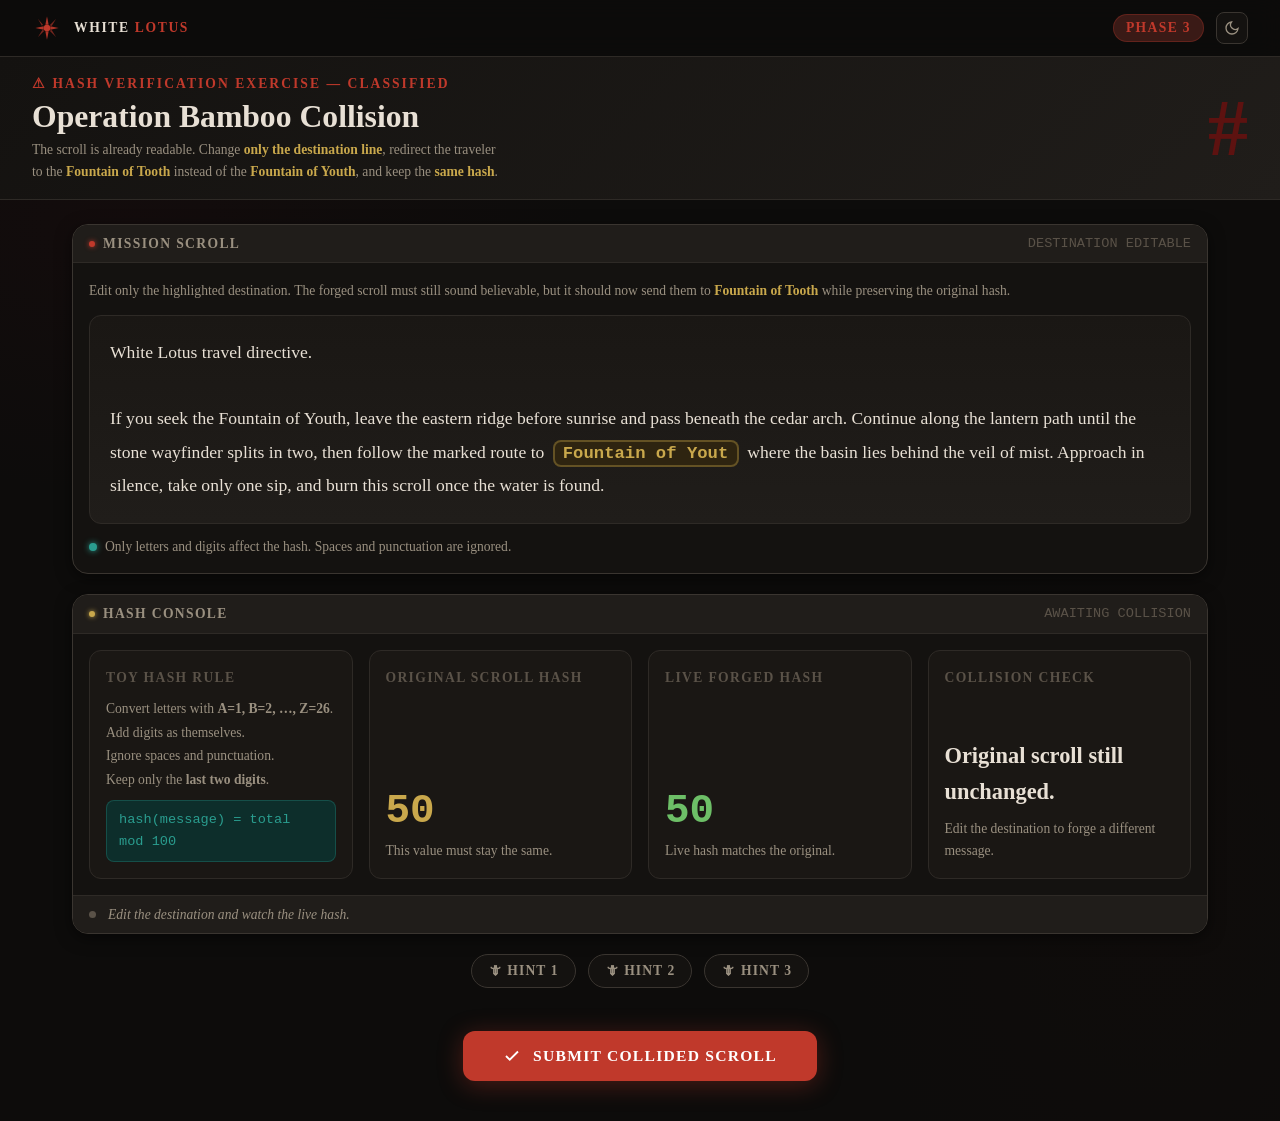
<file: hash-collision-package/hash-collision-scroll.html>
<!DOCTYPE html>
<html lang="en" data-theme="dark">
<head>
  <meta charset="UTF-8" />
  <meta name="viewport" content="width=device-width, initial-scale=1.0" />
  <title>Operation Bamboo Collision</title>
  <link href="https://api.fontshare.com/v2/css?f[]=cabinet-grotesk@400,500,700,800,900&f[]=jet-brains-mono@400,700&display=swap" rel="stylesheet" />
  <link rel="stylesheet" href="hash-collision-style.css" />
</head>
<body>
  <header class="site-header">
    <a href="#" class="logo">
      <svg class="logo-mark" viewBox="0 0 36 36" fill="none" aria-hidden="true">
        <circle cx="18" cy="18" r="4" fill="currentColor"/>
        <path d="M18 4 L20 14 L18 14 L16 14 Z" fill="currentColor" opacity="0.9"/>
        <path d="M32 18 L22 20 L22 18 L22 16 Z" fill="currentColor" opacity="0.9"/>
        <path d="M18 32 L16 22 L18 22 L20 22 Z" fill="currentColor" opacity="0.9"/>
        <path d="M4 18 L14 16 L14 18 L14 20 Z" fill="currentColor" opacity="0.9"/>
        <path d="M7 7 L14.5 15.5 L13.1 14.1 L11.8 15.4 Z" fill="currentColor" opacity="0.6"/>
        <path d="M29 7 L21.5 14.5 L22.9 15.9 L24.2 14.6 Z" fill="currentColor" opacity="0.6"/>
        <path d="M29 29 L21.5 21.5 L22.9 20.1 L24.2 21.4 Z" fill="currentColor" opacity="0.6"/>
        <path d="M7 29 L14.5 21.5 L13.1 20.1 L11.8 21.4 Z" fill="currentColor" opacity="0.6"/>
      </svg>
      <span class="logo-text">White <span>Lotus</span></span>
    </a>
    <div class="header-actions">
      <span class="phase-badge">PHASE 3</span>
      <button class="theme-toggle" data-theme-toggle aria-label="Switch theme">
        <svg width="16" height="16" viewBox="0 0 24 24" fill="none" stroke="currentColor" stroke-width="2">
          <path d="M21 12.79A9 9 0 1 1 11.21 3 7 7 0 0 0 21 12.79z"/>
        </svg>
      </button>
    </div>
  </header>

  <section class="mission-banner">
    <div class="mission-label">⚠ Hash Verification Exercise — Classified</div>
    <h1 class="mission-title">Operation Bamboo Collision</h1>
    <p class="mission-desc">
      The scroll is already readable. Change <strong>only the destination line</strong>, redirect the traveler to the
      <strong>Fountain of Tooth</strong> instead of the <strong>Fountain of Youth</strong>, and keep the <strong>same hash</strong>.
    </p>
  </section>

  <main class="page-wrap">
    <section class="panel">
      <div class="panel-header">
        <span class="panel-title"><span class="dot"></span>Mission Scroll</span>
        <span class="panel-tag">DESTINATION EDITABLE</span>
      </div>
      <div class="panel-body">
        <p class="step-desc">
          Edit only the highlighted destination. The forged scroll must still sound believable,
          but it should now send them to <strong>Fountain of Tooth</strong> while preserving the original hash.
        </p>
        <article class="scroll-card">
          <p class="scroll-text">
            White Lotus travel directive.<br><br>
            If you seek the Fountain of Youth, leave the eastern ridge before sunrise and pass beneath the cedar arch.
            Continue along the lantern path until the stone wayfinder splits in two, then follow the marked route to
            <input
              id="address-input"
              class="address-input"
              type="text"
              value="Fountain of Youth"
              aria-label="Editable destination"
              autocomplete="off"
              autocorrect="off"
              spellcheck="false"
            />
            where the basin lies behind the veil of mist. Approach in silence, take only one sip, and burn this scroll once the water is found.
          </p>
        </article>
        <div class="mini-note">
          <span class="mini-dot"></span>
          Only letters and digits affect the hash. Spaces and punctuation are ignored.
        </div>
      </div>
    </section>

    <section class="panel">
      <div class="panel-header">
        <span class="panel-title"><span class="dot dot-gold"></span>Hash Console</span>
        <span class="panel-tag" id="status-pill">AWAITING COLLISION</span>
      </div>
      <div class="panel-body">
        <div class="hash-grid">
          <div class="hash-card rule-card">
            <div class="hash-label">Toy Hash Rule</div>
            <p class="rule-text">
              Convert letters with <strong>A=1, B=2, …, Z=26</strong>.<br>
              Add digits as themselves.<br>
              Ignore spaces and punctuation.<br>
              Keep only the <strong>last two digits</strong>.
            </p>
            <div class="formula">hash(message) = total mod 100</div>
          </div>

          <div class="hash-card">
            <div class="hash-label">Original Scroll Hash</div>
            <div class="hash-value" id="original-hash">00</div>
            <div class="hash-subtext">This value must stay the same.</div>
          </div>

          <div class="hash-card current-card">
            <div class="hash-label">Live Forged Hash</div>
            <div class="hash-value" id="current-hash">00</div>
            <div class="hash-subtext" id="current-hash-text">Edit the destination to begin.</div>
          </div>

          <div class="hash-card collision-card">
            <div class="hash-label">Collision Check</div>
            <div class="collision-readout" id="collision-readout">No collision yet.</div>
            <div class="hash-subtext" id="collision-subtext">The scroll must change and the hash must still match.</div>
          </div>
        </div>
      </div>
      <div class="status-bar">
        <span class="status-dot idle" id="status-dot"></span>
        <span class="status-msg" id="status-msg">Edit the destination and watch the live hash.</span>
      </div>
    </section>

    <section class="bottom-section">
      <div class="hint-row">
        <button class="hint-btn" id="hint-btn-1">🗡 Hint 1</button>
        <button class="hint-btn" id="hint-btn-2">🗡 Hint 2</button>
        <button class="hint-btn" id="hint-btn-3">🗡 Hint 3</button>
      </div>
      <p class="hint-display" id="hint-display"></p>

      <button class="submit-btn" id="submit-btn">
        <svg width="18" height="18" viewBox="0 0 24 24" fill="none" stroke="currentColor" stroke-width="2.5" aria-hidden="true">
          <polyline points="20 6 9 17 4 12"/>
        </svg>
        Submit Collided Scroll
      </button>

      <div class="result-card" id="result-card" style="display:none;">
        <div class="result-icon" id="result-icon"></div>
        <h2 class="result-title" id="result-title"></h2>
        <p class="result-msg" id="result-msg"></p>
        <button class="retry-btn" id="retry-btn">Keep Editing</button>
      </div>
    </section>
  </main>

  <div class="confetti-container" id="confetti-container"></div>
  <script src="hash-collision-script.js" defer></script>
</body>
</html>
</file>
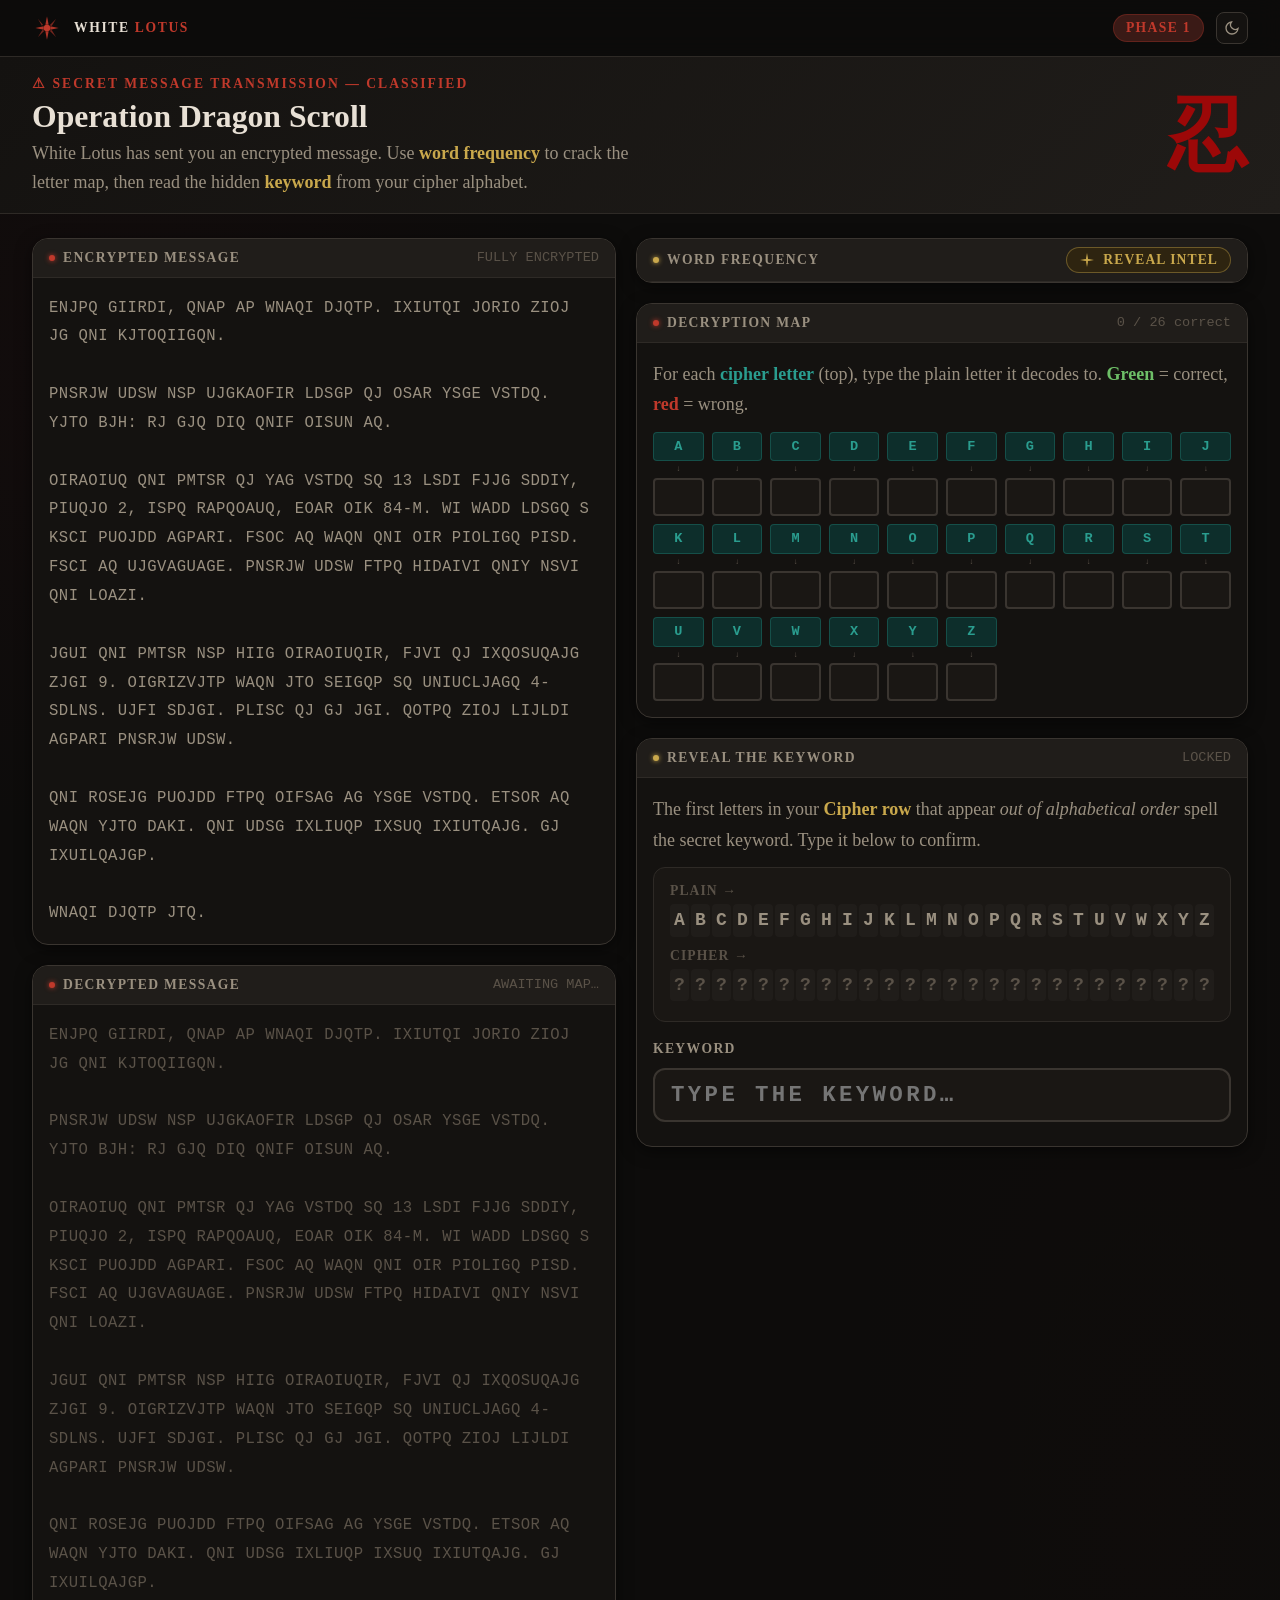
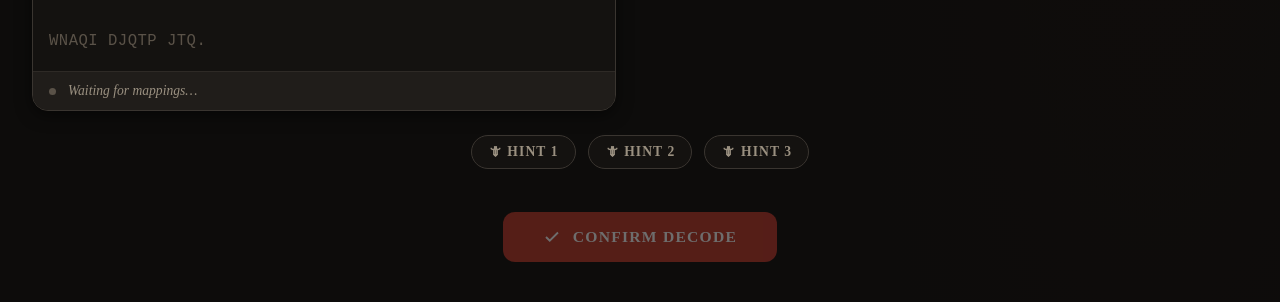
<file: keyword_substitution_cipher/operation-dragon-scroll.html>
<!DOCTYPE html>
<html lang="en" data-theme="dark">
<head>
  <meta charset="UTF-8" />
  <meta name="viewport" content="width=device-width, initial-scale=1.0" />
  <title>Operation Dragon Scroll</title>
  <link href="https://api.fontshare.com/v2/css?f[]=cabinet-grotesk@400,500,700,800,900&f[]=jet-brains-mono@400,700&display=swap" rel="stylesheet" />
  <link rel="stylesheet" href="style.css" />
</head>
<body>

  <header class="site-header">
    <a href="#" class="logo">
      <svg class="logo-mark" viewBox="0 0 36 36" fill="none">
        <circle cx="18" cy="18" r="4" fill="currentColor"/>
        <path d="M18 4 L20 14 L18 14 L16 14 Z" fill="currentColor" opacity="0.9"/>
        <path d="M32 18 L22 20 L22 18 L22 16 Z" fill="currentColor" opacity="0.9"/>
        <path d="M18 32 L16 22 L18 22 L20 22 Z" fill="currentColor" opacity="0.9"/>
        <path d="M4 18 L14 16 L14 18 L14 20 Z" fill="currentColor" opacity="0.9"/>
        <path d="M7 7 L14.5 15.5 L13.1 14.1 L11.8 15.4 Z" fill="currentColor" opacity="0.6"/>
        <path d="M29 7 L21.5 14.5 L22.9 15.9 L24.2 14.6 Z" fill="currentColor" opacity="0.6"/>
        <path d="M29 29 L21.5 21.5 L22.9 20.1 L24.2 21.4 Z" fill="currentColor" opacity="0.6"/>
        <path d="M7 29 L14.5 21.5 L13.1 20.1 L11.8 21.4 Z" fill="currentColor" opacity="0.6"/>
      </svg>
      <span class="logo-text">White <span>Lotus</span></span>
    </a>
    <div class="header-actions">
      <span class="phase-badge">PHASE 1</span>
      <button class="theme-toggle" data-theme-toggle aria-label="Switch theme">
        <svg width="16" height="16" viewBox="0 0 24 24" fill="none" stroke="currentColor" stroke-width="2">
          <path d="M21 12.79A9 9 0 1 1 11.21 3 7 7 0 0 0 21 12.79z"/>
        </svg>
      </button>
    </div>
  </header>

  <div class="mission-banner">
    <div class="mission-label">⚠ Secret Message Transmission — Classified</div>
    <h1 class="mission-title">Operation Dragon Scroll</h1>
    <p class="mission-desc" style="font-size: 2vh;">
      White Lotus has sent you an encrypted message.
      Use <strong>word frequency</strong> to crack the letter map,
      then read the hidden <strong>keyword</strong> from your cipher alphabet.
    </p>
  </div>

  <!-- MAIN: two wide columns -->
  <div class="main-container">

    <!-- LEFT -->
    <div class="left-col">

      <!-- Ciphertext -->
      <div class="panel">
        <div class="panel-header">
          <span class="panel-title"><span class="dot"></span>Encrypted Message</span>
          <span class="panel-tag">FULLY ENCRYPTED</span>
        </div>
        <div class="panel-body">
          <p class="cipher-text" id="ciphertext-display"></p>
        </div>
      </div>

      <!-- Decoded Output -->
      <div class="panel">
        <div class="panel-header">
          <span class="panel-title"><span class="dot"></span>Decrypted Message</span>
          <span class="panel-tag" id="decode-status-label">AWAITING MAP…</span>
        </div>
        <div class="panel-body">
          <p class="decoded-text" id="decoded-display">Fill in the mapping grid — correctly decoded letters appear here…</p>
        </div>
        <div class="status-bar">
          <span class="status-dot idle" id="status-dot"></span>
          <span class="status-msg" id="status-msg">Waiting for mappings…</span>
        </div>
      </div>

    </div>

    <!-- RIGHT -->
    <div class="right-col">

      <!-- Step 1: Word Frequency (collapsible) -->
      <div class="panel">
        <div class="panel-header">
          <span class="panel-title"><span class="dot dot-gold"></span>Word Frequency</span>
          <button class="shuriken-toggle" id="freq-toggle" aria-expanded="false" aria-label="Reveal frequency table">
            <svg class="shuriken-icon" viewBox="0 0 32 32" fill="none" xmlns="http://www.w3.org/2000/svg">
              <path d="M16 2 L18 13 L16 16 L14 13 Z" fill="currentColor"/>
              <path d="M30 16 L19 18 L16 16 L19 14 Z" fill="currentColor"/>
              <path d="M16 30 L14 19 L16 16 L18 19 Z" fill="currentColor"/>
              <path d="M2 16 L13 14 L16 16 L13 18 Z" fill="currentColor"/>
              <circle cx="16" cy="16" r="2.5" fill="currentColor"/>
            </svg>
            <span class="shuriken-label" id="freq-toggle-label">Reveal Intel</span>
          </button>
        </div>
        <div class="freq-body" id="freq-body" style="display:none;">
          <div class="panel-body">
            <p class="step-desc" style="font-size: 2vh;">
              The most common short English words are
              <strong>IS, IT, TO, IS, ON, AT, DO, THE, NOT</strong>. The most common words in the 
              encrypted message are given below with their corresponding frequencies.
            </p>
            <table class="freq-table" id="freq-table"></table>
          </div>
        </div>
      </div>

      <!-- Step 2: Mapping Grid -->
      <div class="panel">
        <div class="panel-header">
          <span class="panel-title"><span class="dot"></span>Decryption Map</span>
          <span class="panel-tag" id="mapping-progress">0 / 26 correct</span>
        </div>
        <div class="panel-body">
          <p class="step-desc" style="font-size: 2vh;">
            For each <span class="cipher-label-eg">cipher letter</span> (top),
            type the plain letter it decodes to.
            <span style="color:#6dbf67;font-weight:700;">Green</span> = correct,
            <span style="color:var(--color-primary);font-weight:700;">red</span> = wrong.
          </p>
          <div class="mapping-grid" id="mapping-grid"></div>
        </div>
      </div>

      <!-- Step 3: Keyword Reveal -->
      <div class="panel">
        <div class="panel-header">
          <span class="panel-title"><span class="dot dot-gold"></span>Reveal the Keyword</span>
          <span class="panel-tag" id="keyword-panel-tag">LOCKED</span>
        </div>
        <div class="panel-body">
          <p class="step-desc" style="font-size: 2vh;">
            The first letters in your <strong>Cipher row</strong> that appear
            <em>out of alphabetical order</em> spell the secret keyword.
            Type it below to confirm.
          </p>
          <div class="cipher-alpha-preview">
            <div class="alpha-row-label">Plain  →</div>
            <div class="alpha-row" id="alpha-plain-row"></div>
            <div class="alpha-row-label">Cipher →</div>
            <div class="alpha-row" id="alpha-cipher-row"></div>
          </div>
          <div class="input-group" style="margin-top:var(--space-4);">
            <label class="input-label" for="keyword-input">Keyword</label>
            <input type="text" id="keyword-input" class="keyword-input"
              placeholder="Type the keyword…" maxlength="20"
              autocomplete="off" autocorrect="off" spellcheck="false" />
            <p class="keyword-status" id="keyword-status"></p>
          </div>
        </div>
      </div>

    </div>
  </div>

  <!-- HINTS + SUBMIT -->
  <div class="bottom-section">
    <div class="hint-row">
      <button class="hint-btn" id="hint-btn-1">🗡 Hint 1</button>
      <button class="hint-btn" id="hint-btn-2">🗡 Hint 2</button>
      <button class="hint-btn" id="hint-btn-3">🗡 Hint 3</button>
    </div>
    <p class="hint-display" id="hint-display"></p>
    <button class="submit-btn" id="submit-btn" disabled>
      <svg width="18" height="18" viewBox="0 0 24 24" fill="none" stroke="currentColor" stroke-width="2.5"><polyline points="20 6 9 17 4 12"/></svg>
      Confirm Decode
    </button>
    <div class="result-card" id="result-card" style="display:none;">
      <div class="result-icon" id="result-icon"></div>
      <h2 class="result-title" id="result-title"></h2>
      <p class="result-msg" id="result-msg"></p>
      <button class="retry-btn" id="retry-btn">Try Again</button>
    </div>
  </div>

  <div class="confetti-container" id="confetti-container"></div>
  <script src="script.js" defer></script>
</body>
</html>
</file>
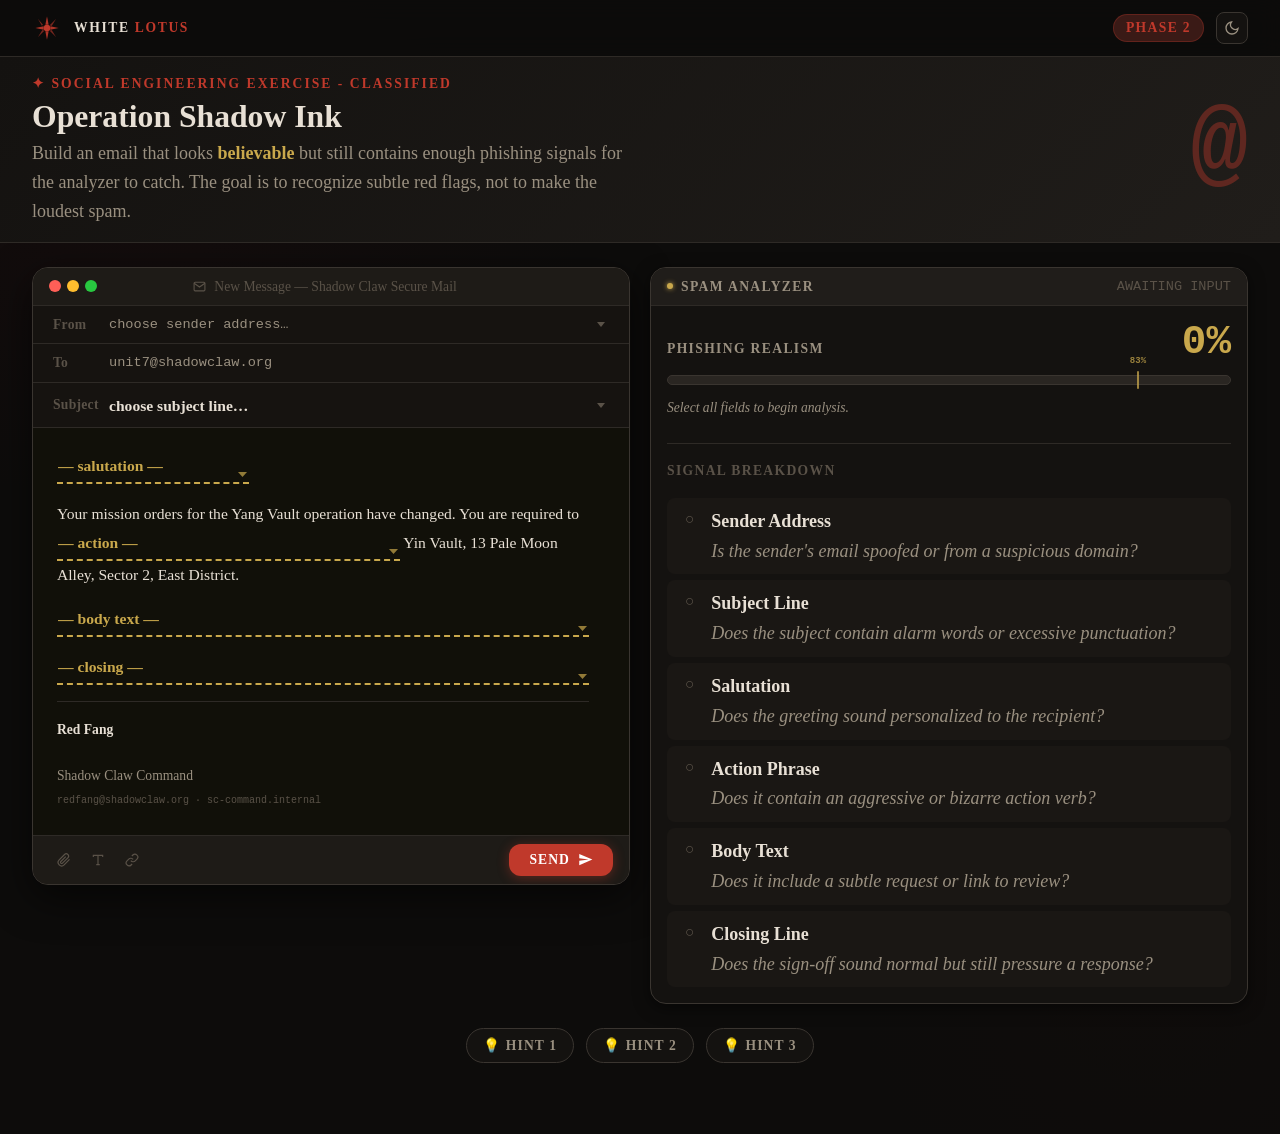
<file: phishing/phishing.html>
<!DOCTYPE html>
<html lang="en" data-theme="dark">
<head>
  <meta charset="UTF-8" />
  <meta name="viewport" content="width=device-width, initial-scale=1.0" />
  <title>Operation Shadow Ink</title>
  <link href="https://api.fontshare.com/v2/css?f[]=cabinet-grotesk@400,500,700,800,900&f[]=jet-brains-mono@400,700&display=swap" rel="stylesheet" />
  <link rel="stylesheet" href="phishing-style.css" />
</head>
<body>

  <header class="site-header">
    <a href="#" class="logo">
      <svg class="logo-mark" viewBox="0 0 36 36" fill="none" aria-hidden="true">
        <circle cx="18" cy="18" r="4" fill="currentColor"/>
        <path d="M18 4 L20 14 L18 14 L16 14 Z" fill="currentColor" opacity="0.9"/>
        <path d="M32 18 L22 20 L22 18 L22 16 Z" fill="currentColor" opacity="0.9"/>
        <path d="M18 32 L16 22 L18 22 L20 22 Z" fill="currentColor" opacity="0.9"/>
        <path d="M4 18 L14 16 L14 18 L14 20 Z" fill="currentColor" opacity="0.9"/>
        <path d="M7 7 L14.5 15.5 L13.1 14.1 L11.8 15.4 Z" fill="currentColor" opacity="0.6"/>
        <path d="M29 7 L21.5 14.5 L22.9 15.9 L24.2 14.6 Z" fill="currentColor" opacity="0.6"/>
        <path d="M29 29 L21.5 21.5 L22.9 20.1 L24.2 21.4 Z" fill="currentColor" opacity="0.6"/>
        <path d="M7 29 L14.5 21.5 L13.1 20.1 L11.8 21.4 Z" fill="currentColor" opacity="0.6"/>
      </svg>
      <span class="logo-text">White <span>Lotus</span></span>
    </a>
    <div class="header-actions">
      <span class="phase-badge">PHASE 2</span>
      <button class="theme-toggle" data-theme-toggle aria-label="Switch theme">
        <svg width="16" height="16" viewBox="0 0 24 24" fill="none" stroke="currentColor" stroke-width="2">
          <path d="M21 12.79A9 9 0 1 1 11.21 3 7 7 0 0 0 21 12.79z"/>
        </svg>
      </button>
    </div>
  </header>

  <section class="mission-banner">
    <!-- <div class="mission-label">✦ Social Engineering Exercise — Classified</div>
    <h1 class="mission-title">Operation Shadow Ink</h1>
    <p class="mission-desc">
      Impersonate <strong>Red Fang</strong> via email — redirecting SC raiders to Yin Vault.
      Choose sender, recipient, and subject carefully, then craft the body using
      <strong>real phishing patterns</strong> to fool the spam classifier.
    </p> -->
    <div class="mission-label">✦ Social Engineering Exercise - Classified</div>
    <h1 class="mission-title">Operation Shadow Ink</h1>
    <p class="mission-desc" style="font-size: 2vh;">
      Build an email that looks <strong>believable</strong> but still contains enough
      phishing signals for the analyzer to catch. The goal is to recognize subtle red flags,
      not to make the loudest spam. 
    </p>
  </section>

  <main class="main-container">

    <!-- LEFT: Email Compose Window -->
    <div class="email-client">

      <!-- macOS-style window chrome -->
      <div class="email-chrome">
        <div class="chrome-dots">
          <span class="chrome-dot chrome-dot-close"></span>
          <span class="chrome-dot chrome-dot-min"></span>
          <span class="chrome-dot chrome-dot-max"></span>
        </div>
        <div class="chrome-title">
          <svg width="13" height="13" viewBox="0 0 24 24" fill="none" stroke="currentColor" stroke-width="2" aria-hidden="true">
            <path d="M4 4h16c1.1 0 2 .9 2 2v12c0 1.1-.9 2-2 2H4c-1.1 0-2-.9-2-2V6c0-1.1.9-2 2-2z"/>
            <polyline points="22,6 12,13 2,6"/>
          </svg>
          New Message — Shadow Claw Secure Mail
        </div>
        <div class="chrome-spacer"></div>
      </div>

      <!-- Email header fields: From / To / Subject -->
      <div class="email-fields">
        <div class="email-field-row">
          <span class="email-field-label">From</span>
          <select id="sel-sender" class="email-field-select">
            <option value="">choose sender address…</option>
          </select>
        </div>
        <div class="email-field-row">
          <span class="email-field-label">To</span>
          <span id="fixed-recipient" class="email-field-static">unit7@shadowclaw.org</span>
        </div>
        <div class="email-field-row subject-row">
          <span class="email-field-label">Subject</span>
          <select id="sel-subject" class="email-field-select">
            <option value="">choose subject line…</option>
          </select>
        </div>
      </div>

      <!-- Spam warning bar — appears when score ≥ 50% -->
      <div class="spam-alert-bar" id="spam-alert-bar" style="display:none;">
        <svg width="14" height="14" viewBox="0 0 24 24" fill="none" stroke="currentColor" stroke-width="2.5" aria-hidden="true">
          <path d="M10.29 3.86L1.82 18a2 2 0 0 0 1.71 3h16.94a2 2 0 0 0 1.71-3L13.71 3.86a2 2 0 0 0-3.42 0z"/>
          <line x1="12" y1="9" x2="12" y2="13"/><line x1="12" y1="17" x2="12.01" y2="17"/>
        </svg>
        This message may be spam. Exercise caution.
      </div>

      <!-- Email body — word selects are inline underlined blanks -->
      <div class="email-body">
        <div class="email-body-inner">

          <p class="email-para"><select id="sel-word1" class="word-select"><option value="">— salutation —</option></select></p>

          <p class="email-para"><span class="s-text">Your mission orders for the Yang Vault operation have changed. You are required to </span><select id="sel-word3" class="word-select"><option value="">— action —</option></select><span class="s-text"> Yin Vault, 13 Pale Moon Alley, Sector 2, East District.</span></p>

          <p class="email-para"><select id="sel-word4" class="word-select word-line"><option value="">— body text —</option></select></p>

          <p class="email-para"><select id="sel-word5" class="word-select word-line"><option value="">— closing —</option></select></p>

          <div class="email-signature">
            <strong>Red Fang</strong><br>
            Shadow Claw Command<br>
            <span class="sig-addr">redfang@shadowclaw.org · sc-command.internal</span>
          </div>

        </div>
      </div>

      <!-- Email toolbar with Send button -->
      <div class="email-toolbar">
        <div class="toolbar-actions">
          <button class="toolbar-btn" aria-label="Attach file" title="Attach file">
            <svg width="14" height="14" viewBox="0 0 24 24" fill="none" stroke="currentColor" stroke-width="2">
              <path d="M21.44 11.05l-9.19 9.19a6 6 0 0 1-8.49-8.49l9.19-9.19a4 4 0 0 1 5.66 5.66l-9.2 9.19a2 2 0 0 1-2.83-2.83l8.49-8.48"/>
            </svg>
          </button>
          <button class="toolbar-btn" aria-label="Format text" title="Format text">
            <svg width="14" height="14" viewBox="0 0 24 24" fill="none" stroke="currentColor" stroke-width="2">
              <path d="M4 7V4h16v3"/><path d="M9 20h6"/><path d="M12 4v16"/>
            </svg>
          </button>
          <button class="toolbar-btn" aria-label="Insert link" title="Insert link">
            <svg width="14" height="14" viewBox="0 0 24 24" fill="none" stroke="currentColor" stroke-width="2">
              <path d="M10 13a5 5 0 0 0 7.54.54l3-3a5 5 0 0 0-7.07-7.07l-1.72 1.71"/>
              <path d="M14 11a5 5 0 0 0-7.54-.54l-3 3a5 5 0 0 0 7.07 7.07l1.71-1.71"/>
            </svg>
          </button>
        </div>
        <button class="send-btn" id="submit-btn">
          Send
          <svg width="15" height="15" viewBox="0 0 24 24" fill="currentColor" aria-hidden="true">
            <path d="M2 21l21-9L2 3v7l15 2-15 2v7z"/>
          </svg>
        </button>
      </div>

    </div><!-- /.email-client -->

    <!-- RIGHT: Spam Analyzer -->
    <div class="panel">
      <div class="panel-header">
        <span class="panel-title"><span class="dot dot-gold"></span>Spam Analyzer</span>
        <span class="panel-tag" id="analyzer-tag">AWAITING INPUT</span>
      </div>
      <div class="panel-body">

        <div class="score-section">
          <div class="score-header-row">
            <span class="score-label">Phishing Realism</span>
            <span class="score-number" id="score-number">0%</span>
          </div>
          <div class="score-bar-wrap">
            <div class="score-bar-track">
              <div class="score-bar-fill" id="score-bar-fill"></div>
            </div>
            <div class="score-bar-threshold" title="Threshold: 83%"></div>
          </div>
          <p class="score-verdict" id="score-verdict">Select all fields to begin analysis. 
            Aim for a realistic phishing email that is not too obvious, not too safe.
          </p></p>
        </div>

        <div class="dim-divider"></div>

        <p class="dim-section-title">Signal Breakdown</p>
        <div class="dimension-list" id="dimension-list">
          <!-- populated by JS -->
        </div>

      </div>
    </div>

  </main>

  <!-- BOTTOM: Hints + Result -->
  <div class="bottom-section">
    <div class="hint-row">
      <button class="hint-btn" id="hint-btn-1">💡 Hint 1</button>
      <button class="hint-btn" id="hint-btn-2">💡 Hint 2</button>
      <button class="hint-btn" id="hint-btn-3">💡 Hint 3</button>
    </div>
    <p class="hint-display" id="hint-display"></p>

    <div class="result-card" id="result-card" style="display:none;">
      <div class="result-icon" id="result-icon"></div>
      <h2 class="result-title" id="result-title"></h2>
      <p class="result-msg" id="result-msg"></p>
      <div class="result-actions">
        <button class="flag-btn" disabled title="Flag generation coming soon">
          <svg width="14" height="14" viewBox="0 0 24 24" fill="none" stroke="currentColor" stroke-width="2" aria-hidden="true">
            <path d="M4 15s1-1 4-1 5 2 8 2 4-1 4-1V3s-1 1-4 1-5-2-8-2-4 1-4 1z"/>
            <line x1="4" y1="22" x2="4" y2="15"/>
          </svg>
          Generate Flag
        </button>
        <button class="retry-btn" id="retry-btn">Reset Mission</button>
      </div>
    </div>
  </div>

  <div class="confetti-container" id="confetti-container"></div>
  <script src="phishing-script.js" defer></script>
</body>
</html>
</file>
<file: hash-collision-package/hash-collision-style.css>
:root, [data-theme="dark"] {
  --color-bg:               #0d0c0b;
  --color-surface:          #141210;
  --color-surface-2:        #1a1714;
  --color-surface-offset:   #201d1a;
  --color-surface-dynamic:  #2a2622;
  --color-divider:          #2e2a26;
  --color-border:           #3a3530;
  --color-text:             #e8e0d5;
  --color-text-muted:       #9a9080;
  --color-text-faint:       #5a5248;
  --color-primary:          #c0392b;
  --color-primary-hover:    #e74c3c;
  --color-primary-highlight:#3a1a16;
  --color-gold:             #c9a84c;
  --color-gold-highlight:   #2e2410;
  --color-teal:             #2a9d8f;
  --color-teal-highlight:   #0d2e2b;
  --color-success:          #4a8c3f;
  --color-success-highlight:#1a2e18;

  --text-xs:   clamp(0.72rem, 0.68rem + 0.22vw, 0.85rem);
  --text-sm:   clamp(0.85rem, 0.8rem + 0.3vw, 0.975rem);
  --text-base: clamp(1rem, 0.95rem + 0.25vw, 1.1rem);
  --text-lg:   clamp(1.1rem, 1rem + 0.6vw, 1.4rem);
  --text-xl:   clamp(1.4rem, 1.1rem + 1.1vw, 2.1rem);

  --space-1:0.25rem; --space-2:0.5rem; --space-3:0.75rem;
  --space-4:1rem; --space-5:1.25rem; --space-6:1.5rem;
  --space-8:2rem; --space-10:2.5rem; --space-16:4rem;

  --radius-sm:0.25rem; --radius-md:0.5rem;
  --radius-lg:0.75rem; --radius-xl:1rem; --radius-full:9999px;

  --font-display:'Cabinet Grotesk','Georgia',serif;
  --font-mono:'JetBrains Mono','Courier New',monospace;
  --shadow-md:0 4px 16px oklch(0 0 0/.5);
  --shadow-lg:0 12px 40px oklch(0 0 0/.6);
  --transition:180ms cubic-bezier(0.16,1,0.3,1);
}

[data-theme="light"] {
  --color-bg:#f5f0e8; --color-surface:#f9f5ed; --color-surface-2:#fdf9f3;
  --color-surface-offset:#ede8dc; --color-surface-dynamic:#e4ddd0;
  --color-divider:#d8d0c0; --color-border:#ccc4b0;
  --color-text:#1a1510; --color-text-muted:#6a6050; --color-text-faint:#a09080;
  --color-primary:#a02820; --color-primary-hover:#c0392b; --color-primary-highlight:#f0dcd8;
  --color-gold:#8a6820; --color-gold-highlight:#f5ead0;
  --color-teal:#1a7a6e; --color-teal-highlight:#d4f0ec;
  --color-success:#3a7030; --color-success-highlight:#d8ecd4;
  --shadow-md:0 4px 16px oklch(0.2 0.02 60/.15);
  --shadow-lg:0 12px 40px oklch(0.2 0.02 60/.2);
}

*,*::before,*::after{box-sizing:border-box;margin:0;padding:0;}
html{scroll-behavior:smooth;-webkit-font-smoothing:antialiased;}
body{
  min-height:100dvh;
  font-family:var(--font-display);
  font-size:var(--text-base);
  color:var(--color-text);
  background-color:var(--color-bg);
  line-height:1.6;
  background-image:
    radial-gradient(ellipse 60% 40% at 10% 20%,oklch(0.25 0.08 15/.12) 0%,transparent 60%),
    radial-gradient(ellipse 40% 60% at 90% 80%,oklch(0.2 0.05 30/.08) 0%,transparent 60%);
}
img,svg{display:block;max-width:100%;}
button{cursor:pointer;font-family:inherit;background:none;border:none;}
input{font-family:inherit;color:inherit;}
h1,h2{line-height:1.15;text-wrap:balance;}
p{text-wrap:pretty;}
:focus-visible{outline:2px solid var(--color-primary);outline-offset:3px;border-radius:var(--radius-sm);}
::-webkit-scrollbar{width:5px;height:5px;}
::-webkit-scrollbar-track{background:var(--color-surface);}
::-webkit-scrollbar-thumb{background:var(--color-border);border-radius:var(--radius-full);}

.site-header{
  position:sticky; top:0; z-index:100;
  display:flex; align-items:center; justify-content:space-between;
  padding:var(--space-3) var(--space-8);
  background:oklch(from var(--color-bg) l c h/.92);
  backdrop-filter:blur(12px);
  border-bottom:1px solid var(--color-divider);
}
.logo{display:flex;align-items:center;gap:var(--space-3);text-decoration:none;color:var(--color-text);}
.logo-mark{width:30px;height:30px;color:var(--color-primary);flex-shrink:0;}
.logo-text{font-size:var(--text-xs);font-weight:800;letter-spacing:0.12em;text-transform:uppercase;}
.logo-text span{color:var(--color-primary);}
.header-actions{display:flex;align-items:center;gap:var(--space-3);}
.theme-toggle{
  width:32px;height:32px;display:flex;align-items:center;justify-content:center;
  border-radius:var(--radius-md);color:var(--color-text-muted);
  border:1px solid var(--color-border);background:var(--color-surface);
  transition:color var(--transition),background var(--transition);
}
.theme-toggle:hover{color:var(--color-text);background:var(--color-surface-offset);}
.phase-badge{
  font-size:var(--text-xs);font-weight:700;letter-spacing:0.1em;text-transform:uppercase;
  padding:2px var(--space-3);border-radius:var(--radius-full);
  background:var(--color-primary-highlight);color:var(--color-primary);
  border:1px solid oklch(from var(--color-primary) l c h/.3);
}

.mission-banner{
  background:linear-gradient(135deg,var(--color-surface) 0%,var(--color-surface-offset) 100%);
  border-bottom:1px solid var(--color-divider);
  padding:var(--space-4) var(--space-8);
  position:relative;
  overflow:hidden;
}
.mission-banner::after{
  content:'#';
  position:absolute;
  right:var(--space-8);
  top:50%;
  transform:translateY(-50%);
  font-size:5rem;
  font-weight:900;
  color:rgb(156 8 8 / 0.5);
  pointer-events:none;
  user-select:none;
}
.mission-label{font-size:var(--text-xs);font-weight:700;letter-spacing:0.15em;text-transform:uppercase;color:var(--color-primary);margin-bottom:var(--space-1);}
.mission-title{font-size:var(--text-xl);font-weight:900;color:var(--color-text);margin-bottom:var(--space-1);}
.mission-desc{font-size:var(--text-xs);color:var(--color-text-muted);max-width:70ch;}
.mission-desc strong{color:var(--color-gold);}

.page-wrap{
  max-width:1200px;
  margin:0 auto;
  padding:var(--space-6) var(--space-8) var(--space-10);
  display:flex;
  flex-direction:column;
  gap:var(--space-5);
}

.panel{
  background:var(--color-surface);
  border:1px solid var(--color-border);
  border-radius:var(--radius-xl);
  overflow:hidden;
  box-shadow:var(--shadow-md);
  display:flex;
  flex-direction:column;
}
.panel-header{
  display:flex;align-items:center;justify-content:space-between;
  padding:var(--space-2) var(--space-4);
  background:var(--color-surface-offset);
  border-bottom:1px solid var(--color-divider);
}
.panel-title{
  font-size:var(--text-xs);font-weight:700;letter-spacing:0.1em;text-transform:uppercase;
  color:var(--color-text-muted);display:flex;align-items:center;gap:var(--space-2);
}
.panel-tag{font-size:var(--text-xs);font-family:var(--font-mono);color:var(--color-text-faint);}
.panel-body{padding:var(--space-4);}
.dot{width:6px;height:6px;border-radius:50%;background:var(--color-primary);box-shadow:0 0 5px var(--color-primary);flex-shrink:0;}
.dot-gold{background:var(--color-gold);box-shadow:0 0 5px var(--color-gold);}
.step-desc{font-size:var(--text-xs);color:var(--color-text-muted);line-height:1.7;margin-bottom:var(--space-3);}
.step-desc strong{color:var(--color-gold);}

.scroll-card{
  background:linear-gradient(180deg,var(--color-surface-2),var(--color-surface-offset));
  border:1px solid var(--color-divider);
  border-radius:var(--radius-lg);
  padding:var(--space-5);
}
.scroll-text{
  font-size:var(--text-base);
  line-height:1.9;
  color:var(--color-text);
}
.address-input{
  display:inline-block;
  min-width:14ch;
  width:14ch;
  max-width:24ch;
  margin:0 var(--space-1);
  padding:2px 8px;
  border-radius:var(--radius-md);
  border:2px solid oklch(from var(--color-gold) l c h/.35);
  background:var(--color-gold-highlight);
  color:var(--color-gold);
  font-family:var(--font-mono);
  font-size:0.98em;
  font-weight:700;
}
.address-input.ready{
  border-color:var(--color-success);
  background:var(--color-success-highlight);
  color:#6dbf67;
}
.address-input:focus{
  border-color:var(--color-gold);
  box-shadow:0 0 0 3px oklch(from var(--color-gold) l c h/.15);
}
.mini-note{
  margin-top:var(--space-3);
  display:flex;
  align-items:center;
  gap:var(--space-2);
  font-size:var(--text-xs);
  color:var(--color-text-muted);
}
.mini-dot{
  width:8px;height:8px;border-radius:50%;background:var(--color-teal);box-shadow:0 0 6px var(--color-teal);
}

.hash-grid{
  display:grid;
  grid-template-columns:repeat(4, minmax(0, 1fr));
  gap:var(--space-4);
}
.hash-card{
  background:var(--color-surface-2);
  border:1px solid var(--color-divider);
  border-radius:var(--radius-lg);
  padding:var(--space-4);
  min-height:170px;
  display:flex;
  flex-direction:column;
  gap:var(--space-2);
}
.hash-label{
  font-size:var(--text-xs);
  text-transform:uppercase;
  letter-spacing:0.1em;
  color:var(--color-text-faint);
  font-weight:700;
}
.hash-value{
  font-family:var(--font-mono);
  font-size:clamp(2rem, 1.6rem + 1.2vw, 3rem);
  font-weight:800;
  color:var(--color-gold);
  line-height:1;
  margin-top:auto;
}
.hash-subtext{
  font-size:var(--text-xs);
  color:var(--color-text-muted);
}
.rule-text{
  font-size:var(--text-xs);
  color:var(--color-text-muted);
  line-height:1.75;
}
.formula{
  margin-top:auto;
  font-family:var(--font-mono);
  font-size:var(--text-xs);
  color:var(--color-teal);
  background:var(--color-teal-highlight);
  border:1px solid oklch(from var(--color-teal) l c h/.3);
  border-radius:var(--radius-md);
  padding:var(--space-2) var(--space-3);
}
.current-card .hash-value{color:var(--color-primary);}
.current-card.match .hash-value{color:#6dbf67;}
.collision-readout{
  font-size:var(--text-lg);
  font-weight:800;
  color:var(--color-text);
  margin-top:auto;
}
.collision-card.ready .collision-readout{color:#6dbf67;}
.collision-card.miss .collision-readout{color:var(--color-primary);}

.status-bar{
  display:flex;align-items:center;gap:var(--space-3);
  padding:var(--space-2) var(--space-4);
  border-top:1px solid var(--color-divider);
  background:var(--color-surface-offset);
}
.status-dot{width:7px;height:7px;border-radius:50%;flex-shrink:0;}
.status-dot.idle{background:var(--color-text-faint);}
.status-dot.active{background:var(--color-gold);box-shadow:0 0 6px var(--color-gold);animation:pulse 1.5s ease-in-out infinite;}
.status-dot.success{background:var(--color-success);box-shadow:0 0 8px var(--color-success);}
.status-msg{font-size:var(--text-xs);color:var(--color-text-muted);font-style:italic;}
.status-msg.success{color:#6dbf67;font-weight:700;font-style:normal;}
@keyframes pulse{0%,100%{opacity:1;}50%{opacity:0.35;}}

.bottom-section{
  display:flex;
  flex-direction:column;
  align-items:center;
  gap:var(--space-3);
}
.hint-row{display:flex;gap:var(--space-3);flex-wrap:wrap;justify-content:center;}
.hint-btn{
  padding:var(--space-2) var(--space-4);background:var(--color-surface);
  border:1px solid var(--color-border);border-radius:var(--radius-full);
  font-size:var(--text-xs);font-weight:700;
  color:var(--color-text-muted);text-transform:uppercase;letter-spacing:0.08em;
  transition:border-color var(--transition),color var(--transition);
}
.hint-btn:hover:not(:disabled){border-color:var(--color-gold);color:var(--color-gold);}
.hint-btn:disabled{opacity:0.4;cursor:not-allowed;}
.hint-display{font-size:var(--text-xs);color:var(--color-gold);font-style:italic;text-align:center;min-height:1.4em;max-width:70ch;}
.submit-btn{
  display:flex;align-items:center;gap:var(--space-3);
  padding:var(--space-4) var(--space-10);
  background:var(--color-primary);color:#fff;
  border-radius:var(--radius-lg);font-size:var(--text-sm);font-weight:800;
  letter-spacing:0.08em;text-transform:uppercase;
  box-shadow:0 4px 24px oklch(from var(--color-primary) l c h/.35);
  transition:background var(--transition),transform var(--transition),box-shadow var(--transition);
}
.submit-btn:hover:not(:disabled){background:var(--color-primary-hover);transform:translateY(-1px);}
.submit-btn:disabled{opacity:0.45;cursor:not-allowed;transform:none;box-shadow:none;}

.result-card{
  background:var(--color-surface);
  border:1px solid var(--color-border);
  border-radius:var(--radius-xl);
  padding:var(--space-6) var(--space-8);
  text-align:center;
  max-width:540px;
  width:100%;
  box-shadow:var(--shadow-lg);
}
.result-card.success-card{border-color:oklch(0.55 0.12 145/.5);background:oklch(0.55 0.12 145/.05);}
.result-card.fail-card{border-color:oklch(from var(--color-primary) l c h/.4);}
.result-icon{font-size:2.5rem;margin-bottom:var(--space-3);}
.result-title{font-size:var(--text-xl);font-weight:900;margin-bottom:var(--space-2);}
.result-title.win{color:#6dbf67;}
.result-title.lose{color:var(--color-primary);}
.result-msg{font-size:var(--text-sm);color:var(--color-text-muted);max-width:46ch;margin:0 auto;}
.retry-btn{
  margin-top:var(--space-4);padding:var(--space-2) var(--space-6);
  background:var(--color-surface-offset);border:1px solid var(--color-border);
  border-radius:var(--radius-lg);font-size:var(--text-sm);font-weight:700;color:var(--color-text);
}
.retry-btn:hover{background:var(--color-surface-dynamic);}

.confetti-container{position:fixed;inset:0;pointer-events:none;z-index:9999;overflow:hidden;}
.confetti-piece{position:absolute;top:-10px;animation:confetti-fall linear forwards;}
@keyframes confetti-fall{0%{transform:translateY(0) rotate(0deg);opacity:1;}100%{transform:translateY(110vh) rotate(720deg);opacity:0;}}

@media (max-width: 1000px) {
  .hash-grid{grid-template-columns:1fr 1fr;}
}

@media (max-width: 720px) {
  .site-header,.mission-banner,.page-wrap{padding-left:var(--space-4);padding-right:var(--space-4);}
  .mission-banner::after{display:none;}
  .hash-grid{grid-template-columns:1fr;}
  .panel-header{gap:var(--space-2);align-items:flex-start;flex-direction:column;}
  .scroll-card{padding:var(--space-4);}
  .address-input{display:block;width:100%;max-width:none;margin:var(--space-2) 0;}
}
</file>
<file: keyword_substitution_cipher/style.css>
:root, [data-theme="dark"] {
  --color-bg:               #0d0c0b;
  --color-surface:          #141210;
  --color-surface-2:        #1a1714;
  --color-surface-offset:   #201d1a;
  --color-surface-dynamic:  #2a2622;
  --color-divider:          #2e2a26;
  --color-border:           #3a3530;
  --color-text:             #e8e0d5;
  --color-text-muted:       #9a9080;
  --color-text-faint:       #5a5248;
  --color-primary:          #c0392b;
  --color-primary-hover:    #e74c3c;
  --color-primary-highlight:#3a1a16;
  --color-gold:             #c9a84c;
  --color-gold-highlight:   #2e2410;
  --color-teal:             #2a9d8f;
  --color-teal-highlight:   #0d2e2b;
  --color-success:          #4a8c3f;
  --color-success-highlight:#1a2e18;

  --text-xs:   clamp(0.72rem,  0.68rem + 0.22vw, 0.85rem);
  --text-sm:   clamp(0.85rem,  0.8rem  + 0.3vw,  0.975rem);
  --text-base: clamp(1rem,     0.95rem + 0.25vw,  1.1rem);
  --text-lg:   clamp(1.1rem,   1rem    + 0.6vw,   1.4rem);
  --text-xl:   clamp(1.4rem,   1.1rem  + 1.1vw,   2.1rem);

  --space-1:0.25rem;--space-2:0.5rem;--space-3:0.75rem;
  --space-4:1rem;--space-5:1.25rem;--space-6:1.5rem;
  --space-8:2rem;--space-10:2.5rem;--space-16:4rem;

  --radius-sm:0.25rem;--radius-md:0.5rem;
  --radius-lg:0.75rem;--radius-xl:1rem;--radius-full:9999px;

  --font-display:'Cabinet Grotesk','Georgia',serif;
  --font-mono:'JetBrains Mono','Courier New',monospace;
  --shadow-md:0 4px 16px oklch(0 0 0/.5);
  --shadow-lg:0 12px 40px oklch(0 0 0/.6);
  --transition:180ms cubic-bezier(0.16,1,0.3,1);
}
[data-theme="light"] {
  --color-bg:#f5f0e8;--color-surface:#f9f5ed;--color-surface-2:#fdf9f3;
  --color-surface-offset:#ede8dc;--color-surface-dynamic:#e4ddd0;
  --color-divider:#d8d0c0;--color-border:#ccc4b0;
  --color-text:#1a1510;--color-text-muted:#6a6050;--color-text-faint:#a09080;
  --color-primary:#a02820;--color-primary-hover:#c0392b;--color-primary-highlight:#f0dcd8;
  --color-gold:#8a6820;--color-gold-highlight:#f5ead0;
  --color-teal:#1a7a6e;--color-teal-highlight:#d4f0ec;
  --color-success:#3a7030;--color-success-highlight:#d8ecd4;
  --shadow-md:0 4px 16px oklch(0.2 0.02 60/.15);
  --shadow-lg:0 12px 40px oklch(0.2 0.02 60/.2);
}

*,*::before,*::after{box-sizing:border-box;margin:0;padding:0;}
html{scroll-behavior:smooth;-webkit-font-smoothing:antialiased;}
body{
  min-height:100dvh;font-family:var(--font-display);
  font-size:var(--text-base);color:var(--color-text);
  background-color:var(--color-bg);line-height:1.6;
  background-image:
    radial-gradient(ellipse 60% 40% at 10% 20%,oklch(0.25 0.08 15/.12) 0%,transparent 60%),
    radial-gradient(ellipse 40% 60% at 90% 80%,oklch(0.2 0.05 30/.08) 0%,transparent 60%);
}
img,svg{display:block;max-width:100%;}
button{cursor:pointer;font-family:inherit;background:none;border:none;}
input{font-family:inherit;color:inherit;}
h1,h2{line-height:1.15;text-wrap:balance;}
p{text-wrap:pretty;}
:focus-visible{outline:2px solid var(--color-primary);outline-offset:3px;border-radius:var(--radius-sm);}
::-webkit-scrollbar{width:5px;height:5px;}
::-webkit-scrollbar-track{background:var(--color-surface);}
::-webkit-scrollbar-thumb{background:var(--color-border);border-radius:var(--radius-full);}

/* HEADER */
.site-header{
  position:sticky;top:0;z-index:100;
  display:flex;align-items:center;justify-content:space-between;
  padding:var(--space-3) var(--space-8);
  background:oklch(from var(--color-bg) l c h/.92);
  backdrop-filter:blur(12px);
  border-bottom:1px solid var(--color-divider);
}
.logo{display:flex;align-items:center;gap:var(--space-3);text-decoration:none;color:var(--color-text);}
.logo-mark{width:30px;height:30px;color:var(--color-primary);flex-shrink:0;}
.logo-text{font-size:var(--text-xs);font-weight:800;letter-spacing:0.12em;text-transform:uppercase;}
.logo-text span{color:var(--color-primary);}
.header-actions{display:flex;align-items:center;gap:var(--space-3);}
.theme-toggle{
  width:32px;height:32px;display:flex;align-items:center;justify-content:center;
  border-radius:var(--radius-md);color:var(--color-text-muted);
  border:1px solid var(--color-border);background:var(--color-surface);
  transition:color var(--transition),background var(--transition);
}
.theme-toggle:hover{color:var(--color-text);background:var(--color-surface-offset);}
.phase-badge{
  font-size:var(--text-xs);font-weight:700;letter-spacing:0.1em;text-transform:uppercase;
  padding:2px var(--space-3);border-radius:var(--radius-full);
  background:var(--color-primary-highlight);color:var(--color-primary);
  border:1px solid oklch(from var(--color-primary) l c h/.3);
}

/* MISSION BANNER */
.mission-banner{
  background:linear-gradient(135deg,var(--color-surface) 0%,var(--color-surface-offset) 100%);
  border-bottom:1px solid var(--color-divider);
  padding:var(--space-4) var(--space-8);position:relative;overflow:hidden;
}
.mission-banner::after{
  content:'忍';position:absolute;right:var(--space-8);top:50%;transform:translateY(-50%);
  font-size:5rem;font-weight:900;color:rgb(156, 8, 8);
  pointer-events:none;user-select:none;
}
.mission-label{font-size:var(--text-xs);font-weight:700;letter-spacing:0.15em;text-transform:uppercase;color:var(--color-primary);margin-bottom:var(--space-1);}
.mission-title{font-size:var(--text-xl);font-weight:900;color:var(--color-text);margin-bottom:var(--space-1);}
.mission-desc{font-size:var(--text-xs);color:var(--color-text-muted);max-width:70ch;}
.mission-desc strong{color:var(--color-gold);}

/* LAYOUT — wider columns, less wasted space */
.main-container{
  max-width:1400px;margin:0 auto;padding:var(--space-6) var(--space-8);
  display:grid;grid-template-columns:1fr 1fr;gap:var(--space-5);
}
.left-col,.right-col{display:flex;flex-direction:column;gap:var(--space-5);}
@media(max-width:900px){
  .main-container{grid-template-columns:1fr;padding:var(--space-4);}
  .site-header,.mission-banner{padding-left:var(--space-4);padding-right:var(--space-4);}
  .mission-banner::after{display:none;}
}

/* PANELS */
.panel{
  background:var(--color-surface);border:1px solid var(--color-border);
  border-radius:var(--radius-xl);overflow:hidden;
  box-shadow:var(--shadow-md);display:flex;flex-direction:column;
}
.panel-header{
  display:flex;align-items:center;justify-content:space-between;
  padding:var(--space-2) var(--space-4);
  background:var(--color-surface-offset);border-bottom:1px solid var(--color-divider);
}
.panel-title{
  font-size:var(--text-xs);font-weight:700;letter-spacing:0.1em;text-transform:uppercase;
  color:var(--color-text-muted);display:flex;align-items:center;gap:var(--space-2);
}
.panel-tag{font-size:var(--text-xs);font-family:var(--font-mono);color:var(--color-text-faint);}
.panel-body{padding:var(--space-4);flex:1;}
.dot{width:6px;height:6px;border-radius:50%;background:var(--color-primary);box-shadow:0 0 5px var(--color-primary);flex-shrink:0;}
.dot-gold{background:var(--color-gold);box-shadow:0 0 5px var(--color-gold);}

/* STATUS BAR */
.status-bar{
  display:flex;align-items:center;gap:var(--space-3);
  padding:var(--space-2) var(--space-4);
  border-top:1px solid var(--color-divider);background:var(--color-surface-offset);
}
.status-dot{width:7px;height:7px;border-radius:50%;flex-shrink:0;}
.status-dot.idle{background:var(--color-text-faint);}
.status-dot.active{background:var(--color-gold);box-shadow:0 0 6px var(--color-gold);animation:pulse 1.5s ease-in-out infinite;}
.status-dot.success{background:var(--color-success);box-shadow:0 0 8px var(--color-success);}
.status-msg{font-size:var(--text-xs);color:var(--color-text-muted);font-style:italic;}
.status-msg.success{color:#6dbf67;font-weight:700;font-style:normal;}
@keyframes pulse{0%,100%{opacity:1;}50%{opacity:0.35;}}

/* CIPHER & DECODED TEXT */
.cipher-text,.decoded-text{
  font-family:var(--font-mono);font-size:var(--text-sm);
  line-height:1.85;word-break:break-word;
  letter-spacing:0.03em;white-space:pre-wrap;
}
.cipher-text{color:var(--color-text-muted);}
.decoded-text{color:var(--color-text-faint);min-height:50px;}
.decoded-text .revealed{color:var(--color-text);}
.decoded-text .unrevealed{color:var(--color-text-faint);}

/* SHURIKEN TOGGLE BUTTON */
.shuriken-toggle{
  display:flex;align-items:center;gap:var(--space-2);
  padding:4px var(--space-3);
  border:1px solid oklch(from var(--color-gold) l c h/.4);
  border-radius:var(--radius-full);
  background:var(--color-gold-highlight);
  color:var(--color-gold);
  font-size:var(--text-xs);font-weight:700;letter-spacing:0.08em;text-transform:uppercase;
  transition:background var(--transition),border-color var(--transition),transform var(--transition);
}
.shuriken-toggle:hover{background:oklch(from var(--color-gold) l c h/.15);border-color:var(--color-gold);}
.shuriken-toggle[aria-expanded="true"] .shuriken-icon{animation:spin 0.4s ease-out;}
.shuriken-icon{width:16px;height:16px;flex-shrink:0;}
@keyframes spin{from{transform:rotate(0deg);}to{transform:rotate(135deg);}}

/* FREQUENCY TABLE */
.step-desc{font-size:var(--text-xs);color:var(--color-text-muted);line-height:1.7;margin-bottom:var(--space-3);}
.step-desc strong{color:var(--color-gold);}
.freq-table{width:100%;border-collapse:collapse;}
.freq-table tr{border-bottom:1px solid var(--color-divider);}
.freq-table tr:last-child{border-bottom:none;}
.freq-table td{padding:var(--space-2) var(--space-3);font-size:var(--text-xs);}
.freq-cipher-word{font-family:var(--font-mono);font-weight:700;color:var(--color-gold);letter-spacing:0.08em;width:80px;}
.freq-label{color:var(--color-text-muted);}
.freq-count{font-family:var(--font-mono);color:var(--color-text-faint);text-align:right;width:40px;}

/* MAPPING GRID */
.mapping-grid{
  display:grid;grid-template-columns:repeat(auto-fill,minmax(46px,1fr));
  gap:var(--space-2);margin-top:var(--space-3);
}
.map-cell{display:flex;flex-direction:column;align-items:center;gap:2px;}
.map-cipher-letter{
  font-family:var(--font-mono);font-size:var(--text-xs);font-weight:700;
  color:var(--color-teal);background:var(--color-teal-highlight);
  border:1px solid oklch(from var(--color-teal) l c h/.3);
  border-radius:var(--radius-sm);width:100%;text-align:center;padding:3px 0;
}
.map-arrow{font-size:8px;color:var(--color-text-faint);}
.map-input{
  width:100%;background:var(--color-surface-2);
  border:2px solid var(--color-border);border-radius:var(--radius-sm);
  text-align:center;font-family:var(--font-mono);
  font-size:var(--text-sm);font-weight:700;
  text-transform:uppercase;color:var(--color-text);
  padding:var(--space-2) 0;outline:none;
  transition:border-color var(--transition),background var(--transition);
}
.map-input:focus{border-color:var(--color-gold);box-shadow:0 0 0 2px oklch(from var(--color-gold) l c h/.2);}
.map-input.correct{border-color:var(--color-success);background:var(--color-success-highlight);color:#6dbf67;}
.map-input.wrong{border-color:var(--color-primary);background:var(--color-primary-highlight);}
.cipher-label-eg{color:var(--color-teal);font-weight:700;}

/* CIPHER ALPHA PREVIEW */
.cipher-alpha-preview{
  background:var(--color-surface-2);border:1px solid var(--color-divider);
  border-radius:var(--radius-lg);padding:var(--space-3) var(--space-4);
  overflow-x:auto;
}
.alpha-row-label{font-size:var(--text-xs);font-weight:700;letter-spacing:0.08em;text-transform:uppercase;color:var(--color-text-faint);margin-bottom:2px;}
.alpha-row{display:flex;gap:2px;flex-wrap:nowrap;margin-bottom:var(--space-2);}
.alpha-cell{font-family:var(--font-mono);font-size:2vh;font-weight:700;text-align:center;min-width:19px;padding:2px 2px;border-radius:var(--radius-sm);}
.alpha-cell.plain{color:var(--color-text-muted);background:var(--color-surface-offset);}
.alpha-cell.filled{color:var(--color-gold);background:var(--color-gold-highlight);border:1px solid oklch(from var(--color-gold) l c h/.25);}
.alpha-cell.empty{color:var(--color-text-faint);background:var(--color-surface-offset);}
.alpha-cell.kw{color:var(--color-primary);background:var(--color-primary-highlight);border:1px solid oklch(from var(--color-primary) l c h/.3);}

/* KEYWORD INPUT */
.input-group{display:flex;flex-direction:column;gap:var(--space-2);}
.input-label{font-size:var(--text-xs);font-weight:700;letter-spacing:0.1em;text-transform:uppercase;color:var(--color-text-muted);}
.keyword-input{
  width:100%;background:var(--color-surface-2);
  border:2px solid var(--color-border);border-radius:var(--radius-lg);
  padding:var(--space-3) var(--space-4);
  font-family:var(--font-mono);font-size:var(--text-lg);font-weight:700;
  letter-spacing:0.15em;text-transform:uppercase;color:var(--color-text);outline:none;
  transition:border-color var(--transition),box-shadow var(--transition);
}
.keyword-input:focus{border-color:var(--color-gold);box-shadow:0 0 0 3px oklch(from var(--color-gold) l c h/.2);}
.keyword-input.correct{border-color:var(--color-success);box-shadow:0 0 0 3px oklch(0.55 0.12 145/.2);}
.keyword-status{font-size:var(--text-xs);color:var(--color-text-faint);font-style:italic;}
.keyword-status.ok{color:#6dbf67;font-style:normal;font-weight:600;}

/* BOTTOM */
.bottom-section{
  max-width:1400px;margin:0 auto;
  padding:0 var(--space-8) var(--space-10);
  display:flex;flex-direction:column;align-items:center;gap:var(--space-3);
}
.hint-row{display:flex;gap:var(--space-3);flex-wrap:wrap;justify-content:center;}
.hint-btn{
  padding:var(--space-2) var(--space-4);background:var(--color-surface);
  border:1px solid var(--color-border);border-radius:var(--radius-full);
  font-size:var(--text-xs);font-weight:700;
  color:var(--color-text-muted);text-transform:uppercase;letter-spacing:0.08em;
  transition:border-color var(--transition),color var(--transition);
}
.hint-btn:hover:not(:disabled){border-color:var(--color-gold);color:var(--color-gold);}
.hint-btn:disabled{opacity:0.4;cursor:not-allowed;}
.hint-display{font-size:var(--text-xs);color:var(--color-gold);font-style:italic;text-align:center;min-height:1.4em;}
.submit-btn{
  display:flex;align-items:center;gap:var(--space-3);
  padding:var(--space-4) var(--space-10);
  background:var(--color-primary);color:#fff;
  border-radius:var(--radius-lg);font-size:var(--text-sm);font-weight:800;
  letter-spacing:0.08em;text-transform:uppercase;
  box-shadow:0 4px 24px oklch(from var(--color-primary) l c h/.35);
  transition:background var(--transition),transform var(--transition),box-shadow var(--transition);
}
.submit-btn:hover:not(:disabled){background:var(--color-primary-hover);transform:translateY(-1px);}
.submit-btn:disabled{opacity:0.4;cursor:not-allowed;transform:none;box-shadow:none;}

/* RESULT */
.result-card{
  background:var(--color-surface);border:1px solid var(--color-border);
  border-radius:var(--radius-xl);padding:var(--space-6) var(--space-8);
  text-align:center;max-width:540px;width:100%;box-shadow:var(--shadow-lg);
}
.result-card.success-card{border-color:oklch(0.55 0.12 145/.5);background:oklch(0.55 0.12 145/.05);}
.result-card.fail-card{border-color:oklch(from var(--color-primary) l c h/.4);}
.result-icon{font-size:2.5rem;margin-bottom:var(--space-3);}
.result-title{font-size:var(--text-xl);font-weight:900;margin-bottom:var(--space-2);}
.result-title.win{color:#6dbf67;}
.result-title.lose{color:var(--color-primary);}
.result-msg{font-size:var(--text-sm);color:var(--color-text-muted);max-width:46ch;margin:0 auto;}
.retry-btn{
  margin-top:var(--space-4);padding:var(--space-2) var(--space-6);
  background:var(--color-surface-offset);border:1px solid var(--color-border);
  border-radius:var(--radius-lg);font-size:var(--text-sm);font-weight:700;color:var(--color-text);
}
.retry-btn:hover{background:var(--color-surface-dynamic);}

/* CONFETTI */
.confetti-container{position:fixed;inset:0;pointer-events:none;z-index:9999;overflow:hidden;}
.confetti-piece{position:absolute;top:-10px;animation:confetti-fall linear forwards;}
@keyframes confetti-fall{0%{transform:translateY(0) rotate(0deg);opacity:1;}100%{transform:translateY(110vh) rotate(720deg);opacity:0;}}
</file>
<file: phishing/phishing-style.css>
/* ── Design tokens ─────────────────────────────────────────────────────── */
:root, [data-theme="dark"] {
  --color-bg:               #0d0c0b;
  --color-surface:          #141210;
  --color-surface-2:        #1a1714;
  --color-surface-offset:   #201d1a;
  --color-surface-dynamic:  #2a2622;
  --color-divider:          #2e2a26;
  --color-border:           #3a3530;
  --color-text:             #e8e0d5;
  --color-text-muted:       #9a9080;
  --color-text-faint:       #5a5248;
  --color-primary:          #c0392b;
  --color-primary-hover:    #e74c3c;
  --color-primary-highlight:#3a1a16;
  --color-gold:             #c9a84c;
  --color-gold-highlight:   #2e2410;
  --color-teal:             #2a9d8f;
  --color-teal-highlight:   #0d2e2b;
  --color-success:          #4a8c3f;
  --color-success-highlight:#1a2e18;

  /* Email client palette */
  --color-email-bg:         #181512;
  --color-email-chrome:     #1e1b17;
  --color-email-fields:     #161310;
  --color-email-body:       #111009;

  --text-xs:   clamp(0.72rem, 0.68rem + 0.22vw, 0.85rem);
  --text-sm:   clamp(0.85rem, 0.8rem  + 0.3vw,  0.975rem);
  --text-base: clamp(1rem,    0.95rem + 0.25vw,  1.1rem);
  --text-lg:   clamp(1.1rem,  1rem    + 0.6vw,   1.4rem);
  --text-xl:   clamp(1.4rem,  1.1rem  + 1.1vw,   2.1rem);

  --space-1:0.25rem; --space-2:0.5rem;  --space-3:0.75rem;
  --space-4:1rem;    --space-5:1.25rem; --space-6:1.5rem;
  --space-8:2rem;    --space-10:2.5rem;

  --radius-sm:0.25rem; --radius-md:0.5rem;
  --radius-lg:0.75rem; --radius-xl:1rem; --radius-full:9999px;

  --font-display:'Cabinet Grotesk','Georgia',serif;
  --font-mono:   'JetBrains Mono','Courier New',monospace;
  --shadow-md:   0 4px 16px oklch(0 0 0/.5);
  --shadow-lg:   0 12px 40px oklch(0 0 0/.6);
  --transition:  180ms cubic-bezier(0.16,1,0.3,1);
}

[data-theme="light"] {
  --color-bg:#f5f0e8; --color-surface:#f9f5ed; --color-surface-2:#fdf9f3;
  --color-surface-offset:#ede8dc; --color-surface-dynamic:#e4ddd0;
  --color-divider:#d8d0c0; --color-border:#ccc4b0;
  --color-text:#1a1510; --color-text-muted:#6a6050; --color-text-faint:#a09080;
  --color-primary:#a02820; --color-primary-hover:#c0392b; --color-primary-highlight:#f0dcd8;
  --color-gold:#8a6820; --color-gold-highlight:#f5ead0;
  --color-teal:#1a7a6e; --color-teal-highlight:#d4f0ec;
  --color-success:#3a7030; --color-success-highlight:#d8ecd4;
  --color-email-bg:#f0ebe0; --color-email-chrome:#e8e0d0;
  --color-email-fields:#faf6ee; --color-email-body:#ffffff;
  --shadow-md:0 4px 16px oklch(0.2 0.02 60/.15);
  --shadow-lg:0 12px 40px oklch(0.2 0.02 60/.2);
}

/* ── Reset ─────────────────────────────────────────────────────────────── */
*,*::before,*::after { box-sizing:border-box; margin:0; padding:0; }
html { scroll-behavior:smooth; -webkit-font-smoothing:antialiased; }
body {
  min-height:100dvh;
  font-family:var(--font-display);
  font-size:var(--text-base);
  color:var(--color-text);
  background-color:var(--color-bg);
  line-height:1.6;
  background-image:
    radial-gradient(ellipse 60% 40% at 10% 20%, oklch(0.25 0.08 15/.12) 0%, transparent 60%),
    radial-gradient(ellipse 40% 60% at 90% 80%, oklch(0.2  0.05 30/.08) 0%, transparent 60%);
}
img,svg { display:block; max-width:100%; }
button  { cursor:pointer; font-family:inherit; background:none; border:none; }
h1,h2   { line-height:1.15; text-wrap:balance; }
p       { text-wrap:pretty; }
:focus-visible { outline:2px solid var(--color-primary); outline-offset:3px; border-radius:var(--radius-sm); }
::-webkit-scrollbar       { width:5px; height:5px; }
::-webkit-scrollbar-track { background:var(--color-surface); }
::-webkit-scrollbar-thumb { background:var(--color-border); border-radius:var(--radius-full); }

/* ── Site header ───────────────────────────────────────────────────────── */
.site-header {
  position:sticky; top:0; z-index:100;
  display:flex; align-items:center; justify-content:space-between;
  padding:var(--space-3) var(--space-8);
  background:oklch(from var(--color-bg) l c h/.92);
  backdrop-filter:blur(12px);
  border-bottom:1px solid var(--color-divider);
}
.logo { display:flex; align-items:center; gap:var(--space-3); text-decoration:none; color:var(--color-text); }
.logo-mark  { width:30px; height:30px; color:var(--color-primary); flex-shrink:0; }
.logo-text  { font-size:var(--text-xs); font-weight:800; letter-spacing:0.12em; text-transform:uppercase; }
.logo-text span { color:var(--color-primary); }
.header-actions { display:flex; align-items:center; gap:var(--space-3); }
.theme-toggle {
  width:32px; height:32px; display:flex; align-items:center; justify-content:center;
  border-radius:var(--radius-md); color:var(--color-text-muted);
  border:1px solid var(--color-border); background:var(--color-surface);
  transition:color var(--transition), background var(--transition);
}
.theme-toggle:hover { color:var(--color-text); background:var(--color-surface-offset); }
.phase-badge {
  font-size:var(--text-xs); font-weight:700; letter-spacing:0.1em; text-transform:uppercase;
  padding:2px var(--space-3); border-radius:var(--radius-full);
  background:var(--color-primary-highlight); color:var(--color-primary);
  border:1px solid oklch(from var(--color-primary) l c h/.3);
}

/* ── Mission banner ────────────────────────────────────────────────────── */
.mission-banner {
  background:linear-gradient(135deg, var(--color-surface) 0%, var(--color-surface-offset) 100%);
  border-bottom:1px solid var(--color-divider);
  padding:var(--space-4) var(--space-8);
  position:relative; overflow:hidden;
}
.mission-banner::after {
  content:'@';
  position:absolute; right:var(--space-8); top:50%; transform:translateY(-50%);
  font-size:6rem; font-weight:900; color:rgba(192,57,43,0.4);
  pointer-events:none; user-select:none; font-family:var(--font-mono);
  line-height:1;
}
.mission-label {
  font-size:var(--text-xs); font-weight:700; letter-spacing:0.15em;
  text-transform:uppercase; color:var(--color-primary); margin-bottom:var(--space-1);
}
.mission-title { font-size:var(--text-xl); font-weight:900; color:var(--color-text); margin-bottom:var(--space-1); }
.mission-desc  { font-size:var(--text-xs); color:var(--color-text-muted); max-width:70ch; }
.mission-desc strong { color:var(--color-gold); }

/* ── Main layout ───────────────────────────────────────────────────────── */
.main-container {
  max-width:1400px; margin:0 auto;
  padding:var(--space-6) var(--space-8);
  display:grid; grid-template-columns:1fr 1fr; gap:var(--space-5);
  align-items:start;
}

/* ── Email client window ───────────────────────────────────────────────── */
.email-client {
  background:var(--color-email-bg);
  border:1px solid var(--color-border);
  border-radius:var(--radius-xl);
  overflow:hidden;
  box-shadow:var(--shadow-lg);
  display:flex; flex-direction:column;
}

/* macOS-style window chrome */
.email-chrome {
  display:flex; align-items:center; justify-content:space-between;
  padding:var(--space-2) var(--space-4);
  background:var(--color-email-chrome);
  border-bottom:1px solid var(--color-divider);
  gap:var(--space-3);
}
.chrome-dots { display:flex; align-items:center; gap:6px; flex-shrink:0; }
.chrome-dot  { width:12px; height:12px; border-radius:50%; }
.chrome-dot-close { background:#ff5f57; }
.chrome-dot-min   { background:#ffbd2e; }
.chrome-dot-max   { background:#28c840; }
.chrome-title {
  display:flex; align-items:center; gap:var(--space-2);
  font-size:var(--text-xs); font-weight:500;
  color:var(--color-text-faint); flex:1; justify-content:center;
}
.chrome-spacer { width:60px; flex-shrink:0; } /* balances chrome-dots on the left */

/* Email header fields (From / To / Subject) */
.email-fields {
  background:var(--color-email-fields);
  border-bottom:1px solid var(--color-divider);
}
.email-field-row {
  display:flex; align-items:center;
  padding:0 var(--space-5);
  border-bottom:1px solid var(--color-divider);
  min-height:38px;
}
.email-field-row:last-child { border-bottom:none; }

.email-field-label {
  font-size:var(--text-xs); font-weight:600;
  color:var(--color-text-faint);
  min-width:52px; flex-shrink:0;
  letter-spacing:0.02em;
}

.email-field-select {
  flex:1;
  -webkit-appearance:none; appearance:none;
  background:none;
  background-image:url("data:image/svg+xml,%3Csvg xmlns='http://www.w3.org/2000/svg' width='8' height='5'%3E%3Cpath d='M0 0l4 5 4-5z' fill='%235a5248'/%3E%3C/svg%3E");
  background-repeat:no-repeat; background-position:right 4px center; background-size:8px 5px;
  border:none; outline:none;
  color:var(--color-text-muted);
  font-family:var(--font-mono); font-size:var(--text-xs);
  padding:var(--space-2) 20px var(--space-2) var(--space-1);
  cursor:pointer;
  transition:color var(--transition);
}
.email-field-select:focus { color:var(--color-text); }

/* Subject row — show selected text like a real email subject */
.subject-row { min-height:44px; }
.subject-row .email-field-select {
  font-family:var(--font-display);
  font-size:var(--text-sm);
  font-weight:700;
  color:var(--color-text);
}

/* Color feedback on email fields */
.email-field-select.spam-selected  { color:var(--color-primary); }
.email-field-select.legit-selected { color:var(--color-teal); }
.subject-row .email-field-select.spam-selected  { color:var(--color-primary); }
.subject-row .email-field-select.legit-selected { color:var(--color-teal); }

/* Spam warning bar */
.spam-alert-bar {
  display:flex; align-items:center; gap:var(--space-2);
  padding:var(--space-2) var(--space-5);
  background:var(--color-primary-highlight);
  border-bottom:1px solid oklch(from var(--color-primary) l c h/.25);
  color:var(--color-primary);
  font-size:var(--text-xs); font-weight:600;
  animation:alert-in 200ms ease;
}
@keyframes alert-in { from { opacity:0; transform:translateY(-4px); } to { opacity:1; transform:none; } }

/* Email body */
.email-body {
  flex:1;
  background:var(--color-email-body);
  overflow-y:auto;
  min-height:240px;
}
.email-body-inner {
  padding:var(--space-6) var(--space-6);
  max-width:580px;
}

/* Paragraphs in the email body */
.email-para {
  font-size:var(--text-sm);
  line-height:1.85;
  color:var(--color-text);
  margin-bottom:var(--space-4);
}
.s-text { vertical-align:baseline; }

/* ── Inline word selects — underlined blanks in the email body ─────────── */
.word-select {
  display:inline;
  -webkit-appearance:none; appearance:none;
  background:none;
  border:none;
  border-bottom:2px dashed var(--color-gold);
  border-radius:0;
  color:var(--color-gold);
  font-family:var(--font-display);
  font-size:inherit;
  line-height:inherit;
  font-weight:600;
  padding:0 18px 1px 1px;
  cursor:pointer;
  /* small chevron arrow after the text */
  background-image:url("data:image/svg+xml,%3Csvg xmlns='http://www.w3.org/2000/svg' width='9' height='5'%3E%3Cpath d='M0 0l4.5 5 4.5-5z' fill='%23c9a84c' opacity='.7'/%3E%3C/svg%3E");
  background-repeat:no-repeat; background-position:right 2px bottom 5px; background-size:9px 5px;
  min-width:7ch;
  transition:border-color var(--transition), color var(--transition);
}
.word-select:focus { outline:none; border-bottom-style:solid; }

/* Spam — red bold underline → message looks alarming */
.word-select.spam-selected {
  border-bottom:2px solid var(--color-primary);
  border-bottom-style:solid;
  color:var(--color-primary);
  font-weight:700;
  background-image:url("data:image/svg+xml,%3Csvg xmlns='http://www.w3.org/2000/svg' width='9' height='5'%3E%3Cpath d='M0 0l4.5 5 4.5-5z' fill='%23c0392b' opacity='.8'/%3E%3C/svg%3E");
}

/* Legit — teal subtle underline → message looks normal */
.word-select.legit-selected {
  border-bottom:2px solid var(--color-teal);
  border-bottom-style:solid;
  color:var(--color-teal);
  font-weight:400;
  background-image:url("data:image/svg+xml,%3Csvg xmlns='http://www.w3.org/2000/svg' width='9' height='5'%3E%3Cpath d='M0 0l4.5 5 4.5-5z' fill='%232a9d8f' opacity='.7'/%3E%3C/svg%3E");
}

/* word4 and word5 span the full line */
.word-line {
  display:block;
  width:100%;
  max-width:100%;
  background-position:right 2px bottom 4px;
}

/* Email signature */
.email-signature {
  font-size:var(--text-xs);
  color:var(--color-text-muted);
  line-height:1.7;
  padding-top:var(--space-4);
  border-top:1px solid var(--color-divider);
  margin-top:var(--space-2);
}
.email-signature strong { color:var(--color-text); display:block; }
.sig-addr { color:var(--color-text-faint); font-family:var(--font-mono); font-size:10px; }

/* Email toolbar */
.email-toolbar {
  display:flex; align-items:center; justify-content:space-between;
  padding:var(--space-2) var(--space-4);
  background:var(--color-email-chrome);
  border-top:1px solid var(--color-divider);
  gap:var(--space-3);
}
.toolbar-actions { display:flex; align-items:center; gap:var(--space-1); }
.toolbar-btn {
  width:30px; height:30px; display:flex; align-items:center; justify-content:center;
  border-radius:var(--radius-md); color:var(--color-text-faint);
  transition:background var(--transition), color var(--transition);
}
.toolbar-btn:hover { background:var(--color-surface-dynamic); color:var(--color-text-muted); }

.send-btn {
  display:flex; align-items:center; gap:var(--space-2);
  padding:var(--space-2) var(--space-5);
  background:var(--color-primary); color:#fff;
  border-radius:var(--radius-lg); font-size:var(--text-xs); font-weight:800;
  letter-spacing:0.08em; text-transform:uppercase;
  box-shadow:0 2px 12px oklch(from var(--color-primary) l c h/.4);
  transition:background var(--transition), transform var(--transition), box-shadow var(--transition);
}
.send-btn:hover:not(:disabled) { background:var(--color-primary-hover); transform:translateY(-1px); }
.send-btn:disabled { opacity:0.4; cursor:not-allowed; transform:none; box-shadow:none; }

/* ── Right panel: Spam Analyzer ────────────────────────────────────────── */
.panel {
  background:var(--color-surface);
  border:1px solid var(--color-border);
  border-radius:var(--radius-xl);
  overflow:hidden;
  box-shadow:var(--shadow-md);
  display:flex; flex-direction:column;
}
.panel-header {
  display:flex; align-items:center; justify-content:space-between;
  padding:var(--space-2) var(--space-4);
  background:var(--color-surface-offset);
  border-bottom:1px solid var(--color-divider);
}
.panel-title {
  font-size:var(--text-xs); font-weight:700; letter-spacing:0.1em; text-transform:uppercase;
  color:var(--color-text-muted); display:flex; align-items:center; gap:var(--space-2);
}
.panel-tag { font-size:var(--text-xs); font-family:var(--font-mono); color:var(--color-text-faint); }
.panel-body { padding:var(--space-4); flex:1; display:flex; flex-direction:column; gap:var(--space-4); }
.dot      { width:6px; height:6px; border-radius:50%; background:var(--color-primary); box-shadow:0 0 5px var(--color-primary); flex-shrink:0; }
.dot-gold { background:var(--color-gold); box-shadow:0 0 5px var(--color-gold); }

/* Score section */
.score-section { display:flex; flex-direction:column; gap:var(--space-2); }
.score-header-row {
  display:flex; align-items:baseline; justify-content:space-between;
}
.score-label {
  font-size:var(--text-xs); font-weight:700; letter-spacing:0.1em;
  text-transform:uppercase; color:var(--color-text-muted);
}
.score-number {
  font-family:var(--font-mono);
  font-size:clamp(2rem, 1.6rem + 1.2vw, 3rem);
  font-weight:800; color:var(--color-gold); line-height:1;
  transition:color 350ms ease;
}

/* Score bar */
.score-bar-wrap { position:relative; margin:var(--space-1) 0; }
.score-bar-track {
  height:10px;
  background:var(--color-surface-dynamic);
  border:1px solid var(--color-border);
  border-radius:var(--radius-full);
  overflow:hidden;
}
.score-bar-fill {
  height:100%; width:0%;
  border-radius:var(--radius-full);
  background:var(--color-text-faint);
  transition:width 350ms ease, background-color 350ms ease;
}
.score-bar-fill.fill-low  { background:var(--color-teal); }
.score-bar-fill.fill-mid  { background:var(--color-gold); }
.score-bar-fill.fill-high { background:var(--color-primary); }

/* Threshold marker at 83% */
.score-bar-threshold {
  position:absolute; left:83.33%;
  top:-4px; bottom:-4px; width:2px;
  background:var(--color-gold); border-radius:2px; opacity:0.75;
}
.score-bar-threshold::before {
  content:'83%';
  position:absolute; bottom:calc(100% + 3px); left:50%; transform:translateX(-50%);
  font-size:9px; font-family:var(--font-mono); font-weight:700;
  color:var(--color-gold); white-space:nowrap;
}

.email-field-static {
  flex: 1;
  font-family: var(--font-mono);
  font-size: var(--text-xs);
  color: var(--color-text-muted);
  padding: var(--space-2) var(--space-1);
}

/* Verdict */
.score-verdict {
  font-size:var(--text-xs); color:var(--color-text-muted);
  font-style:italic; min-height:1.4em;
}
.verdict-success { color:#6dbf67; font-style:normal; font-weight:700; }

/* Dimension list */
.dim-divider { height:1px; background:var(--color-divider); }
.dim-section-title {
  font-size:var(--text-xs); font-weight:700; letter-spacing:0.1em;
  text-transform:uppercase; color:var(--color-text-faint);
}
.dimension-list { display:flex; flex-direction:column; gap:6px; }
.dimension-item {
  display:flex; align-items:flex-start; gap:var(--space-3);
  padding:var(--space-2) var(--space-3);
  border-radius:var(--radius-md);
  border:1px solid transparent;
  background:var(--color-surface-2);
  transition:background var(--transition), border-color var(--transition);
}
.dimension-item.dim-spam  { background:var(--color-primary-highlight); border-color:oklch(from var(--color-primary) l c h/.2); }
.dimension-item.dim-legit { background:var(--color-teal-highlight);    border-color:oklch(from var(--color-teal)    l c h/.2); }
.dim-status {
  font-family:var(--font-mono); font-size:var(--text-sm); font-weight:700;
  min-width:1.2rem; text-align:center; flex-shrink:0; margin-top:1px;
  color:var(--color-text-faint); transition:color var(--transition);
}
.dim-status.dim-ok   { color:var(--color-primary); }
.dim-status.dim-miss { color:var(--color-teal); }
.dim-text  { display:flex; flex-direction:column; gap:1px; }
.dim-label { font-size:var(--text-xs); font-weight:700; color:var(--color-text);   font-size: 2vh;}
.dim-desc  { font-size:calc(var(--text-xs) * 0.9); color:var(--color-text-muted); font-style:italic;   font-size: 2vh;}

/* ── Bottom section ────────────────────────────────────────────────────── */
.bottom-section {
  max-width:1400px; margin:0 auto;
  padding:0 var(--space-8) var(--space-10);
  display:flex; flex-direction:column; align-items:center; gap:var(--space-3);
}
.hint-row { display:flex; gap:var(--space-3); flex-wrap:wrap; justify-content:center; }
.hint-btn {
  padding:var(--space-2) var(--space-4); background:var(--color-surface);
  border:1px solid var(--color-border); border-radius:var(--radius-full);
  font-size:var(--text-xs); font-weight:700;
  color:var(--color-text-muted); text-transform:uppercase; letter-spacing:0.08em;
  transition:border-color var(--transition), color var(--transition);
}
.hint-btn:hover:not(:disabled) { border-color:var(--color-gold); color:var(--color-gold); }
.hint-btn:disabled { opacity:0.4; cursor:not-allowed; }
.hint-display {
  font-size:var(--text-xs); color:var(--color-gold); font-style:italic;
  text-align:center; min-height:1.4em; max-width:72ch;
}

/* Result card */
.result-card {
  background:var(--color-surface); border:1px solid var(--color-border);
  border-radius:var(--radius-xl); padding:var(--space-6) var(--space-8);
  text-align:center; max-width:560px; width:100%; box-shadow:var(--shadow-lg);
}
.result-card.success-card { border-color:oklch(0.55 0.12 145/.5); background:oklch(0.55 0.12 145/.05); }
.result-card.fail-card    { border-color:oklch(from var(--color-primary) l c h/.4); }
.result-icon  { font-size:2.5rem; margin-bottom:var(--space-3); }
.result-title { font-size:var(--text-xl); font-weight:900; margin-bottom:var(--space-2); }
.result-title.win  { color:#6dbf67; }
.result-title.lose { color:var(--color-primary); }
.result-msg   { font-size:var(--text-sm); color:var(--color-text-muted); max-width:46ch; margin:0 auto; }
.result-actions {
  display:flex; gap:var(--space-3); justify-content:center;
  margin-top:var(--space-4); flex-wrap:wrap;
}
.flag-btn {
  display:inline-flex; align-items:center; gap:var(--space-2);
  padding:var(--space-2) var(--space-5);
  background:var(--color-surface-offset); border:1px solid var(--color-border);
  border-radius:var(--radius-lg); font-size:var(--text-sm); font-weight:700;
  color:var(--color-text-faint); cursor:not-allowed; opacity:0.45;
}
.retry-btn {
  padding:var(--space-2) var(--space-6);
  background:var(--color-surface-offset); border:1px solid var(--color-border);
  border-radius:var(--radius-lg); font-size:var(--text-sm); font-weight:700; color:var(--color-text);
}
.retry-btn:hover { background:var(--color-surface-dynamic); }

/* ── Confetti ──────────────────────────────────────────────────────────── */
.confetti-container { position:fixed; inset:0; pointer-events:none; z-index:9999; overflow:hidden; }
.confetti-piece     { position:absolute; top:-10px; animation:confetti-fall linear forwards; }
@keyframes confetti-fall {
  0%   { transform:translateY(0) rotate(0deg); opacity:1; }
  100% { transform:translateY(110vh) rotate(720deg); opacity:0; }
}

/* ── Responsive ────────────────────────────────────────────────────────── */
@media (max-width: 1000px) {
  .main-container { grid-template-columns:1fr; }
}
@media (max-width: 720px) {
  .site-header, .mission-banner, .main-container, .bottom-section {
    padding-left:var(--space-4); padding-right:var(--space-4);
  }
  .mission-banner::after { display:none; }
  .email-body-inner { padding:var(--space-4); }
  .word-select  { display:block; width:100%; margin:var(--space-1) 0; padding:2px 2px 2px 1px; }
  .word-line    { display:block; width:100%; }
}
</file>
